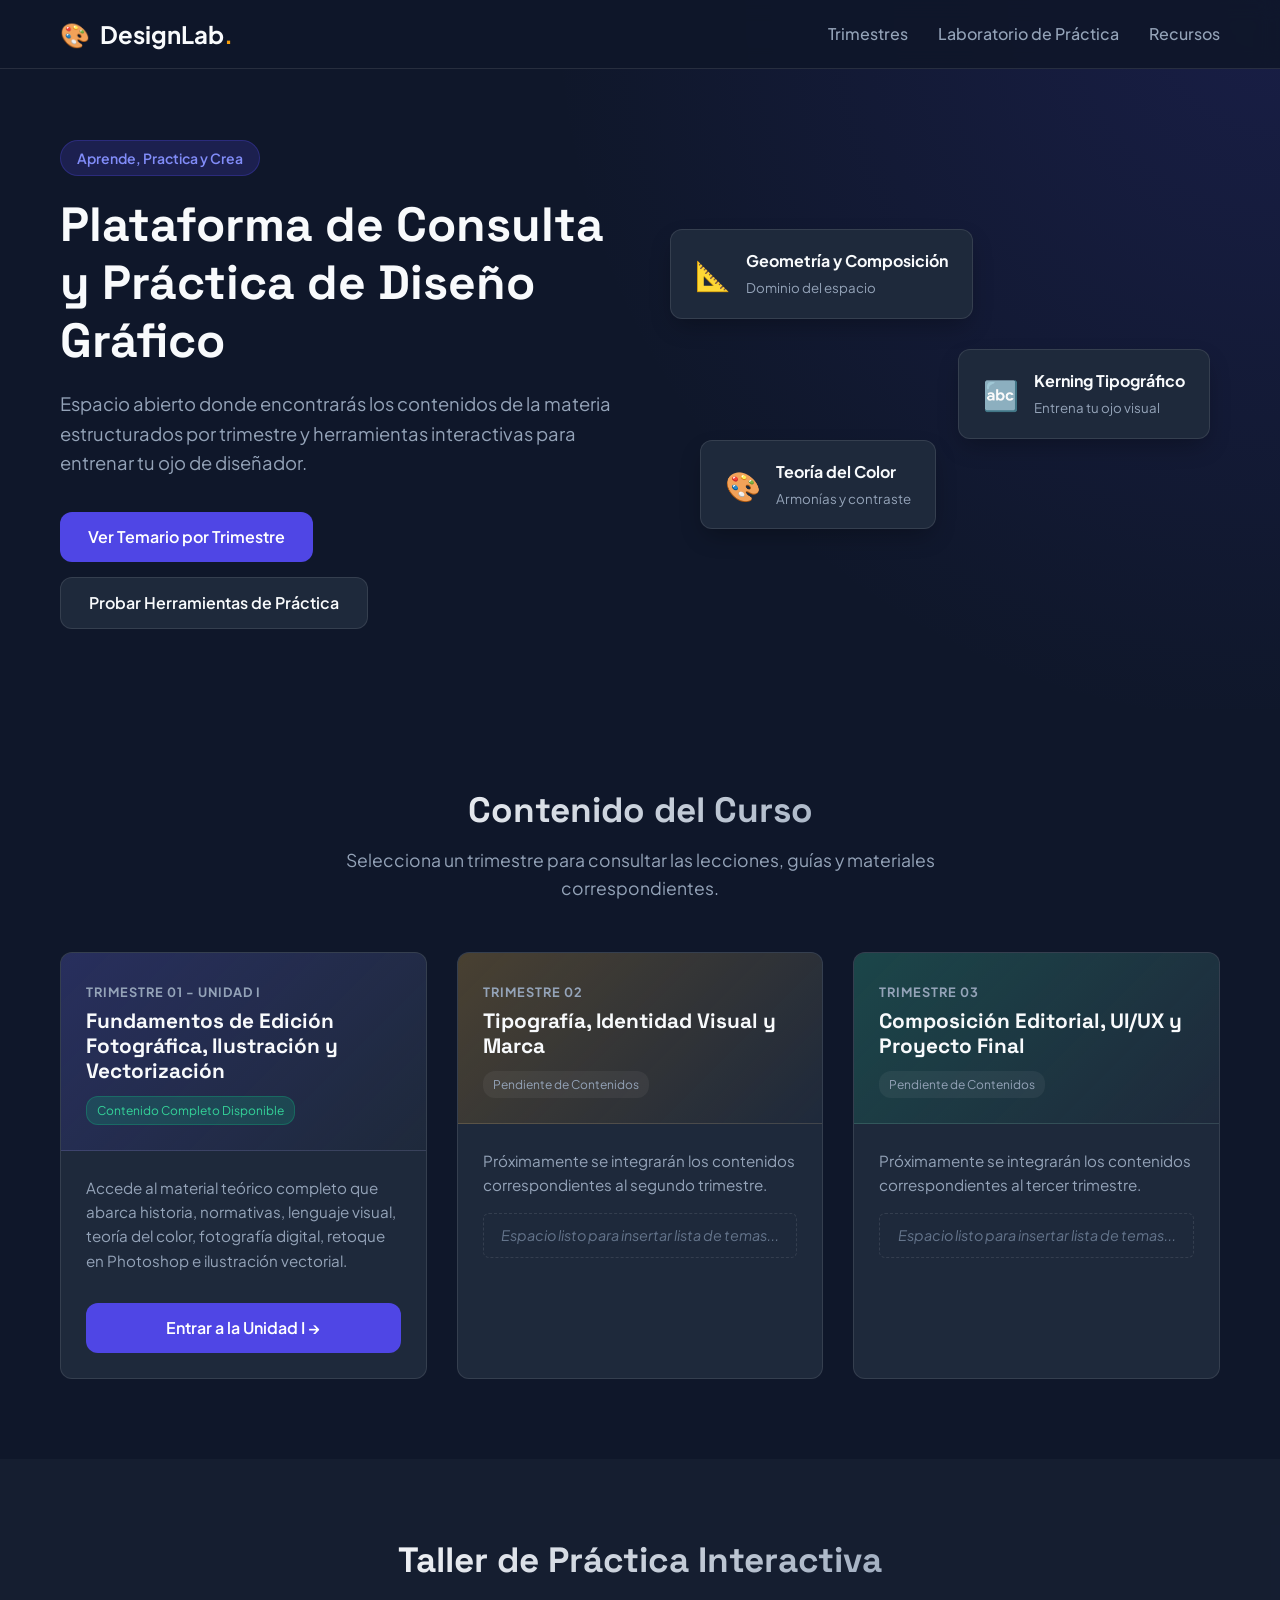
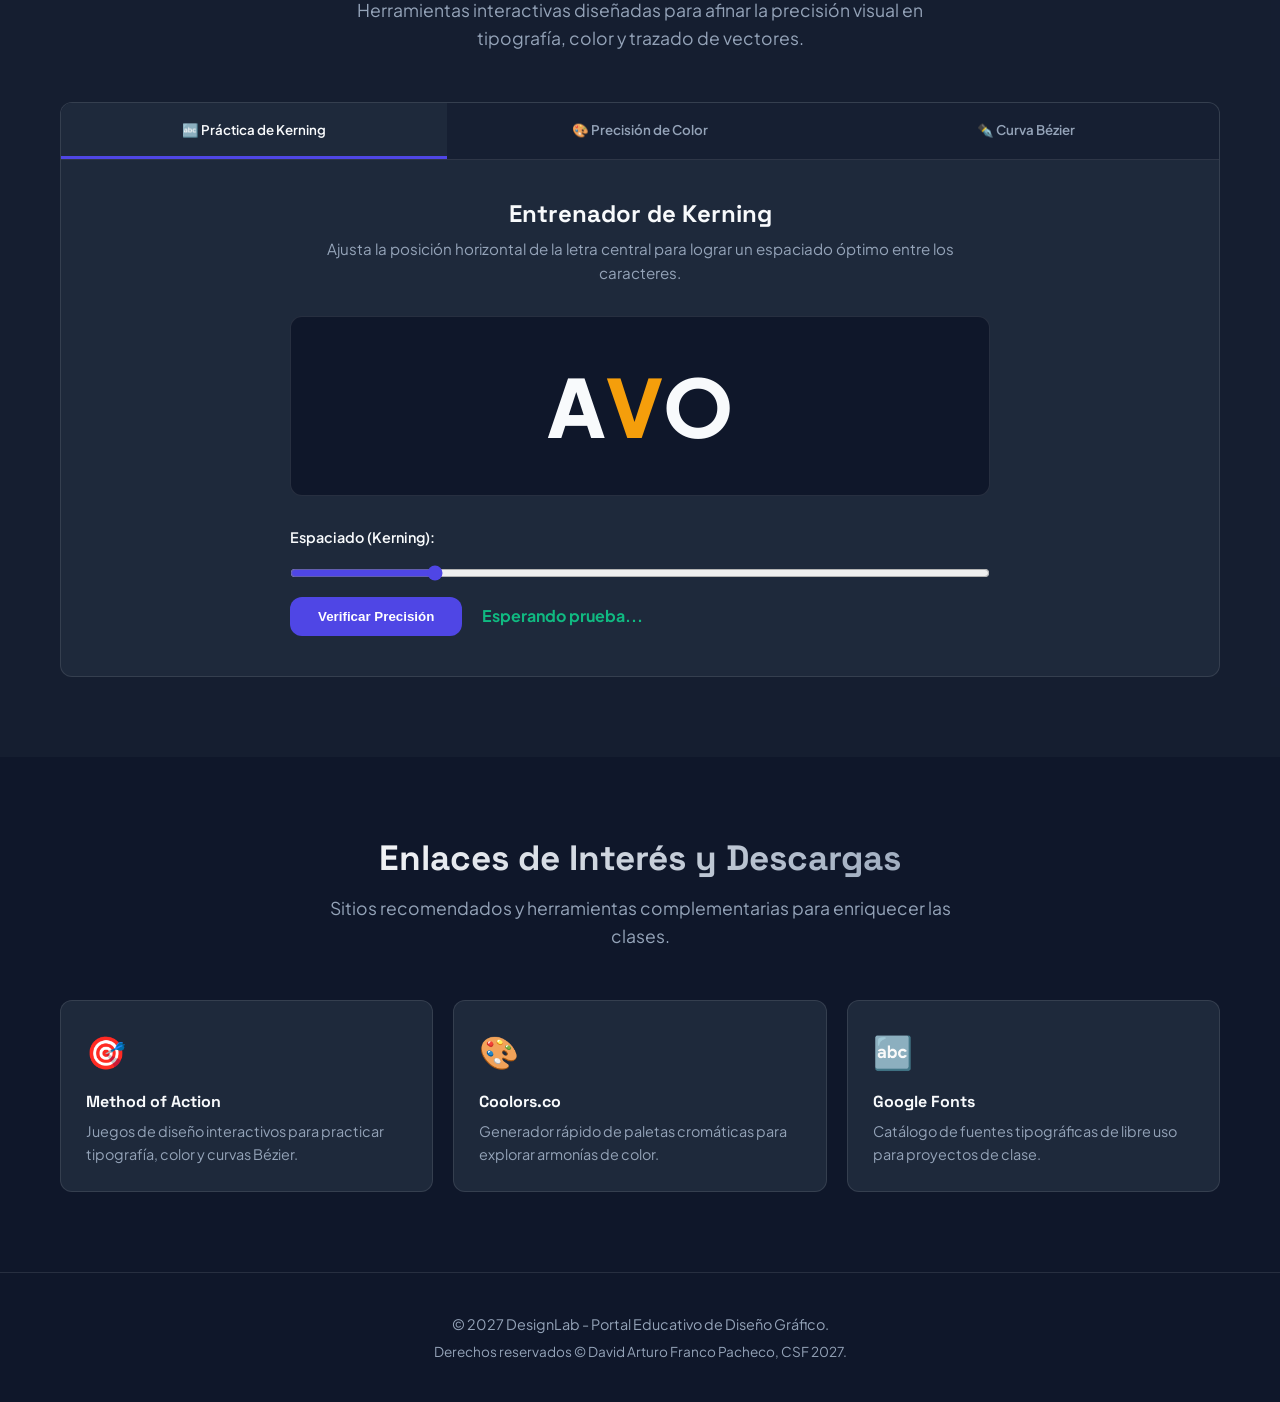
<file: index.html>
<!DOCTYPE html>
<html lang="es">
<head>
  <meta charset="UTF-8">
  <meta name="viewport" content="width=device-width, initial-scale=1.0">
  <title>Diseño Gráfico | Portal Educativo</title>
  <link rel="stylesheet" href="style.css">
  <link rel="preconnect" href="https://fonts.googleapis.com">
  <link rel="preconnect" href="https://fonts.gstatic.com" crossorigin>
  <link href="https://fonts.googleapis.com/css2?family=Plus+Jakarta+Sans:wght@400;500;600;700;800&family=Space+Grotesk:wght@600;700&display=swap" rel="stylesheet">
</head>
<body>

  <!-- Navegación -->
  <nav class="navbar">
    <div class="nav-container">
      <a href="index.html" class="logo">
        <span class="logo-icon">🎨</span>
        <span class="logo-text">DesignLab<span class="dot">.</span></span>
      </a>
      <ul class="nav-links">
        <li><a href="#trimestres">Trimestres</a></li>
        <li><a href="#herramientas">Laboratorio de Práctica</a></li>
        <li><a href="#recursos">Recursos</a></li>
      </ul>
      <button class="menu-toggle" id="menuToggle" aria-label="Abrir menú">
        <span></span><span></span><span></span>
      </button>
    </div>
  </nav>

  <!-- Hero Section -->
  <header class="hero">
    <div class="hero-container">
      <div class="hero-content">
        <span class="badge">Aprende, Practica y Crea</span>
        <h1>Plataforma de Consulta y Práctica de Diseño Gráfico</h1>
        <p>Espacio abierto donde encontrarás los contenidos de la materia estructurados por trimestre y herramientas interactivas para entrenar tu ojo de diseñador.</p>
        <div class="hero-buttons">
          <a href="#trimestres" class="btn btn-primary">Ver Temario por Trimestre</a>
          <a href="#herramientas" class="btn btn-secondary">Probar Herramientas de Práctica</a>
        </div>
      </div>
      <div class="hero-visual">
        <div class="floating-card c1">
          <span class="card-icon">📐</span>
          <div class="card-info">
            <strong>Geometría y Composición</strong>
            <small>Dominio del espacio</small>
          </div>
        </div>
        <div class="floating-card c2">
          <span class="card-icon">🔤</span>
          <div class="card-info">
            <strong>Kerning Tipográfico</strong>
            <small>Entrena tu ojo visual</small>
          </div>
        </div>
        <div class="floating-card c3">
          <span class="card-icon">🎨</span>
          <div class="card-info">
            <strong>Teoría del Color</strong>
            <small>Armonías y contraste</small>
          </div>
        </div>
      </div>
    </div>
  </header>

  <!-- Sección de Trimestres (Contenidos) -->
  <section id="trimestres" class="section trimestres-section">
    <div class="container">
      <div class="section-header">
        <h2>Contenido del Curso</h2>
        <p>Selecciona un trimestre para consultar las lecciones, guías y materiales correspondientes.</p>
      </div>

      <div class="trimestres-grid">
        <!-- Trimestre 1 / Unidad I -->
        <article class="trimestre-card" id="t1">
          <div class="card-header t1-header">
            <span class="trimestre-badge">Trimestre 01 - Unidad I</span>
            <h3>Fundamentos de Edición Fotográfica, Ilustración y Vectorización</h3>
            <span class="status-pill status-active">Contenido Completo Disponible</span>
          </div>
          <div class="card-body">
            <p>Accede al material teórico completo que abarca historia, normativas, lenguaje visual, teoría del color, fotografía digital, retoque en Photoshop e ilustración vectorial.</p>
            <a href="unidad1.html" class="btn btn-primary btn-full">Entrar a la Unidad I →</a>
          </div>
        </article>

        <!-- Trimestre 2 -->
        <article class="trimestre-card" id="t2">
          <div class="card-header t2-header">
            <span class="trimestre-badge">Trimestre 02</span>
            <h3>Tipografía, Identidad Visual y Marca</h3>
            <span class="status-pill">Pendiente de Contenidos</span>
          </div>
          <div class="card-body">
            <p>Próximamente se integrarán los contenidos correspondientes al segundo trimestre.</p>
            <ul class="topic-list">
              <li class="topic-placeholder">Espacio listo para insertar lista de temas...</li>
            </ul>
          </div>
        </article>

        <!-- Trimestre 3 -->
        <article class="trimestre-card" id="t3">
          <div class="card-header t3-header">
            <span class="trimestre-badge">Trimestre 03</span>
            <h3>Composición Editorial, UI/UX y Proyecto Final</h3>
            <span class="status-pill">Pendiente de Contenidos</span>
          </div>
          <div class="card-body">
            <p>Próximamente se integrarán los contenidos correspondientes al tercer trimestre.</p>
            <ul class="topic-list">
              <li class="topic-placeholder">Espacio listo para insertar lista de temas...</li>
            </ul>
          </div>
        </article>
      </div>
    </div>
  </section>

  <!-- Sección de Herramientas Estilo Method.ac -->
  <section id="herramientas" class="section herramientas-section">
    <div class="container">
      <div class="section-header">
        <h2>Taller de Práctica Interactiva</h2>
        <p>Herramientas interactivas diseñadas para afinar la precisión visual en tipografía, color y trazado de vectores.</p>
      </div>

      <div class="tools-container">
        <!-- Tabs de Selección de Herramienta -->
        <div class="tool-tabs">
          <button class="tab-btn active" data-tab="tab-kerning">🔤 Práctica de Kerning</button>
          <button class="tab-btn" data-tab="tab-color">🎨 Precisión de Color</button>
          <button class="tab-btn" data-tab="tab-bezier">✒️ Curva Bézier</button>
        </div>

        <!-- Herramienta 1: Kerning -->
        <div class="tool-panel active" id="tab-kerning">
          <div class="tool-wrapper">
            <div class="tool-description">
              <h3>Entrenador de Kerning</h3>
              <p>Ajusta la posición horizontal de la letra central para lograr un espaciado óptimo entre los caracteres.</p>
            </div>
            <div class="kerning-stage">
              <div class="kerning-word" id="kerningWord">
                <span class="static-letter">A</span>
                <span class="movable-letter" id="movableLetter">V</span>
                <span class="static-letter">O</span>
              </div>
            </div>
            <div class="tool-controls">
              <label for="kerningSlider">Espaciado (Kerning):</label>
              <input type="range" id="kerningSlider" min="-50" max="50" value="-30">
              <div class="action-row">
                <button class="btn btn-primary" id="btnCheckKerning">Verificar Precisión</button>
                <div class="score-display" id="kerningScore">Esperando prueba...</div>
              </div>
            </div>
          </div>
        </div>

        <!-- Herramienta 2: Igualar Color -->
        <div class="tool-panel" id="tab-color">
          <div class="tool-wrapper">
            <div class="tool-description">
              <h3>Igualador de Color (Color Matching)</h3>
              <p>Ajusta el matiz (Hue) para igualar exactamente el color objetivo que se muestra en el panel de la izquierda.</p>
            </div>
            <div class="color-stage">
              <div class="color-box">
                <span>Color Objetivo</span>
                <div class="color-swatch" id="targetColorSwatch"></div>
              </div>
              <div class="color-box">
                <span>Tu Ajuste</span>
                <div class="color-swatch" id="userColorSwatch"></div>
              </div>
            </div>
            <div class="tool-controls">
              <label for="hueSlider">Tono / Matiz (Hue):</label>
              <input type="range" id="hueSlider" min="0" max="360" value="0">
              <div class="action-row">
                <button class="btn btn-secondary" id="btnNewColor">Nuevo Color</button>
                <button class="btn btn-primary" id="btnCheckColor">Verificar Matiz</button>
                <div class="score-display" id="colorScore">Esperando prueba...</div>
              </div>
            </div>
          </div>
        </div>

        <!-- Herramienta 3: Curva Bézier -->
        <div class="tool-panel" id="tab-bezier">
          <div class="tool-wrapper">
            <div class="tool-description">
              <h3>Simulador de Curva Bézier</h3>
              <p>Arrastra los puntos de control en el lienzo canvas para hacer coincidir el trazo con la curva de referencia.</p>
            </div>
            <div class="canvas-wrapper">
              <canvas id="bezierCanvas" width="600" height="300"></canvas>
            </div>
            <div class="tool-controls">
              <div class="action-row">
                <button class="btn btn-secondary" id="btnResetBezier">Reiniciar Puntos</button>
                <button class="btn btn-primary" id="btnCheckBezier">Evaluar Trazo</button>
                <div class="score-display" id="bezierScore">Esperando trazo...</div>
              </div>
            </div>
          </div>
        </div>
      </div>
    </div>
  </section>

  <!-- Sección de Recursos Extra -->
  <section id="recursos" class="section recursos-section">
    <div class="container">
      <div class="section-header">
        <h2>Enlaces de Interés y Descargas</h2>
        <p>Sitios recomendados y herramientas complementarias para enriquecer las clases.</p>
      </div>

      <div class="recursos-grid">
        <a href="https://method.ac/" target="_blank" rel="noopener" class="recurso-card">
          <div class="recurso-icon">🎯</div>
          <h4>Method of Action</h4>
          <p>Juegos de diseño interactivos para practicar tipografía, color y curvas Bézier.</p>
        </a>
        <a href="https://coolors.co/" target="_blank" rel="noopener" class="recurso-card">
          <div class="recurso-icon">🎨</div>
          <h4>Coolors.co</h4>
          <p>Generador rápido de paletas cromáticas para explorar armonías de color.</p>
        </a>
        <a href="https://fonts.google.com/" target="_blank" rel="noopener" class="recurso-card">
          <div class="recurso-icon">🔤</div>
          <h4>Google Fonts</h4>
          <p>Catálogo de fuentes tipográficas de libre uso para proyectos de clase.</p>
        </a>
      </div>
    </div>
  </section>

  <!-- Pie de Página -->
  <footer class="footer">
    <div class="container footer-content">
      <p>&copy; 2027 DesignLab - Portal Educativo de Diseño Gráfico.</p>
      <p style="font-size: 0.85rem; color: var(--text-muted); margin-top: 5px;">
        Derechos reservados &copy; David Arturo Franco Pacheco, CSF 2027.
      </p>
    </div>
  </footer>

  <script src="script.js"></script>
</body>
</html>
</file>
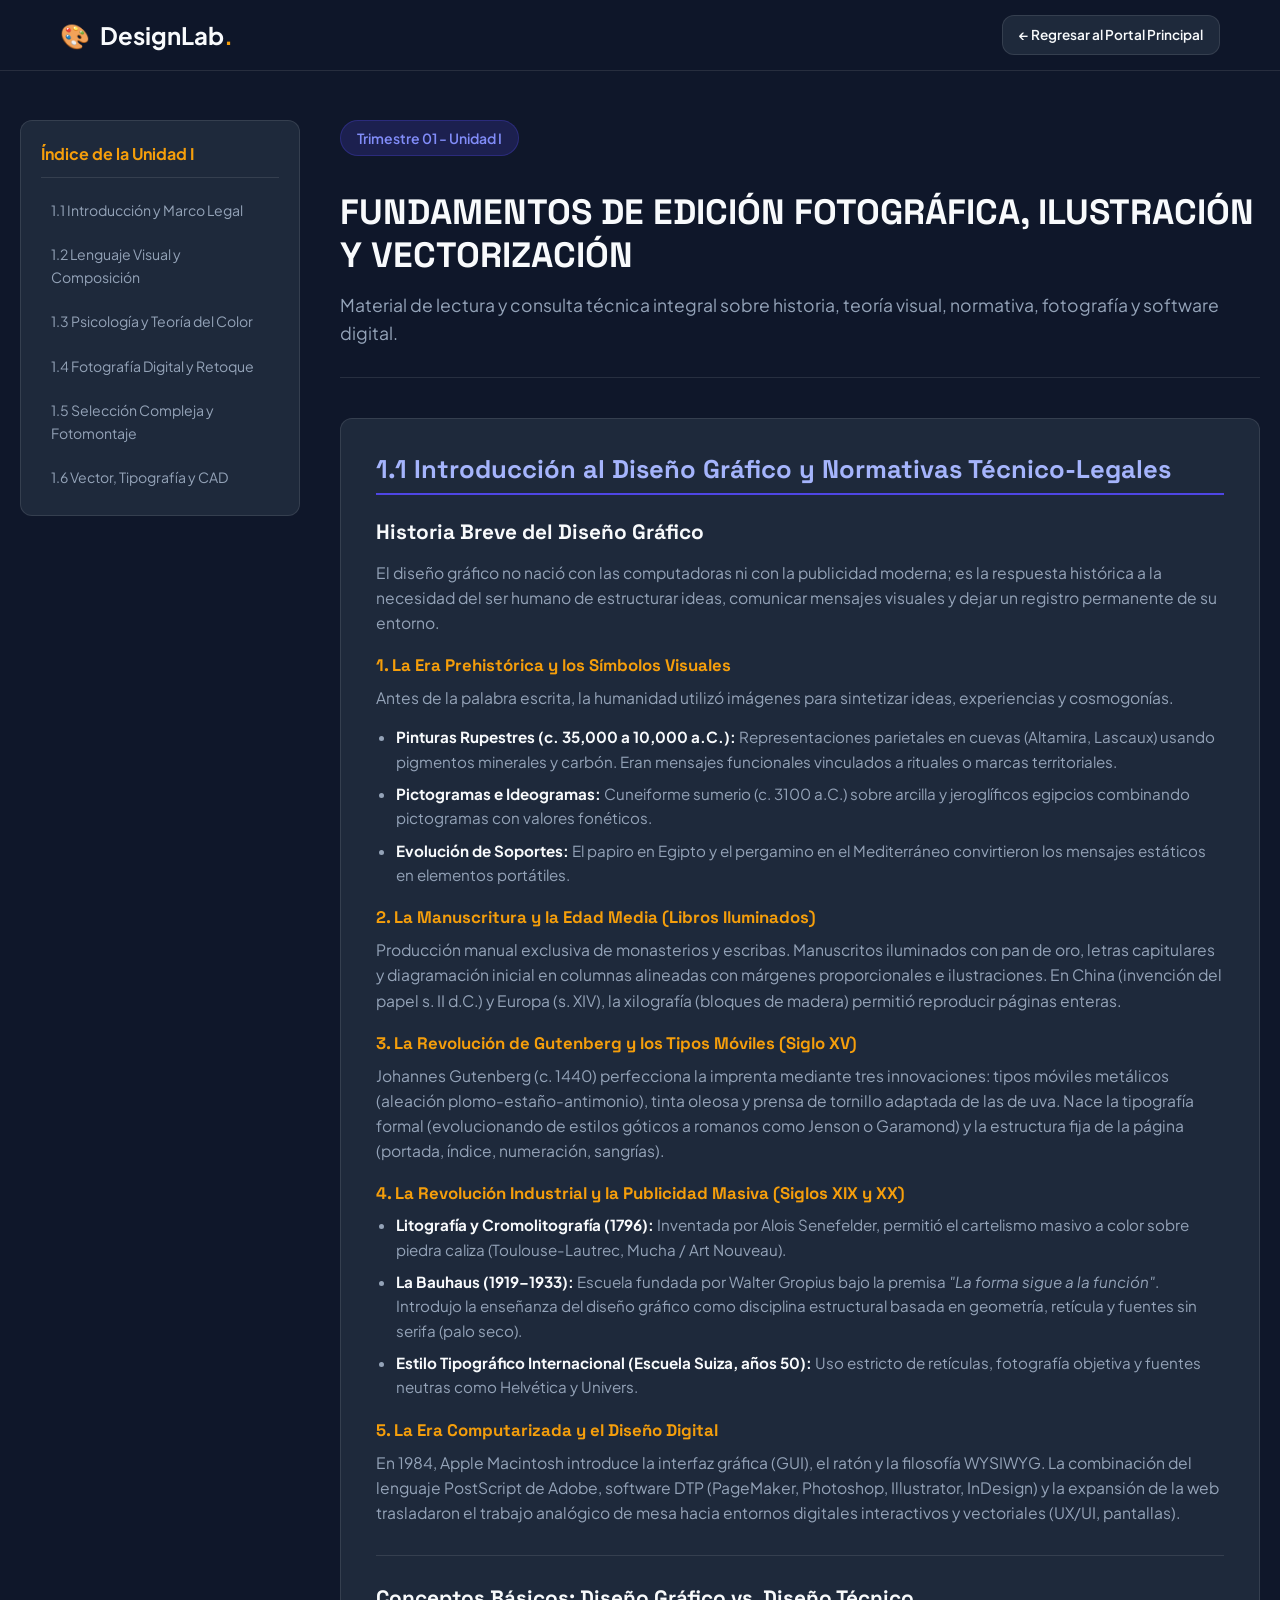
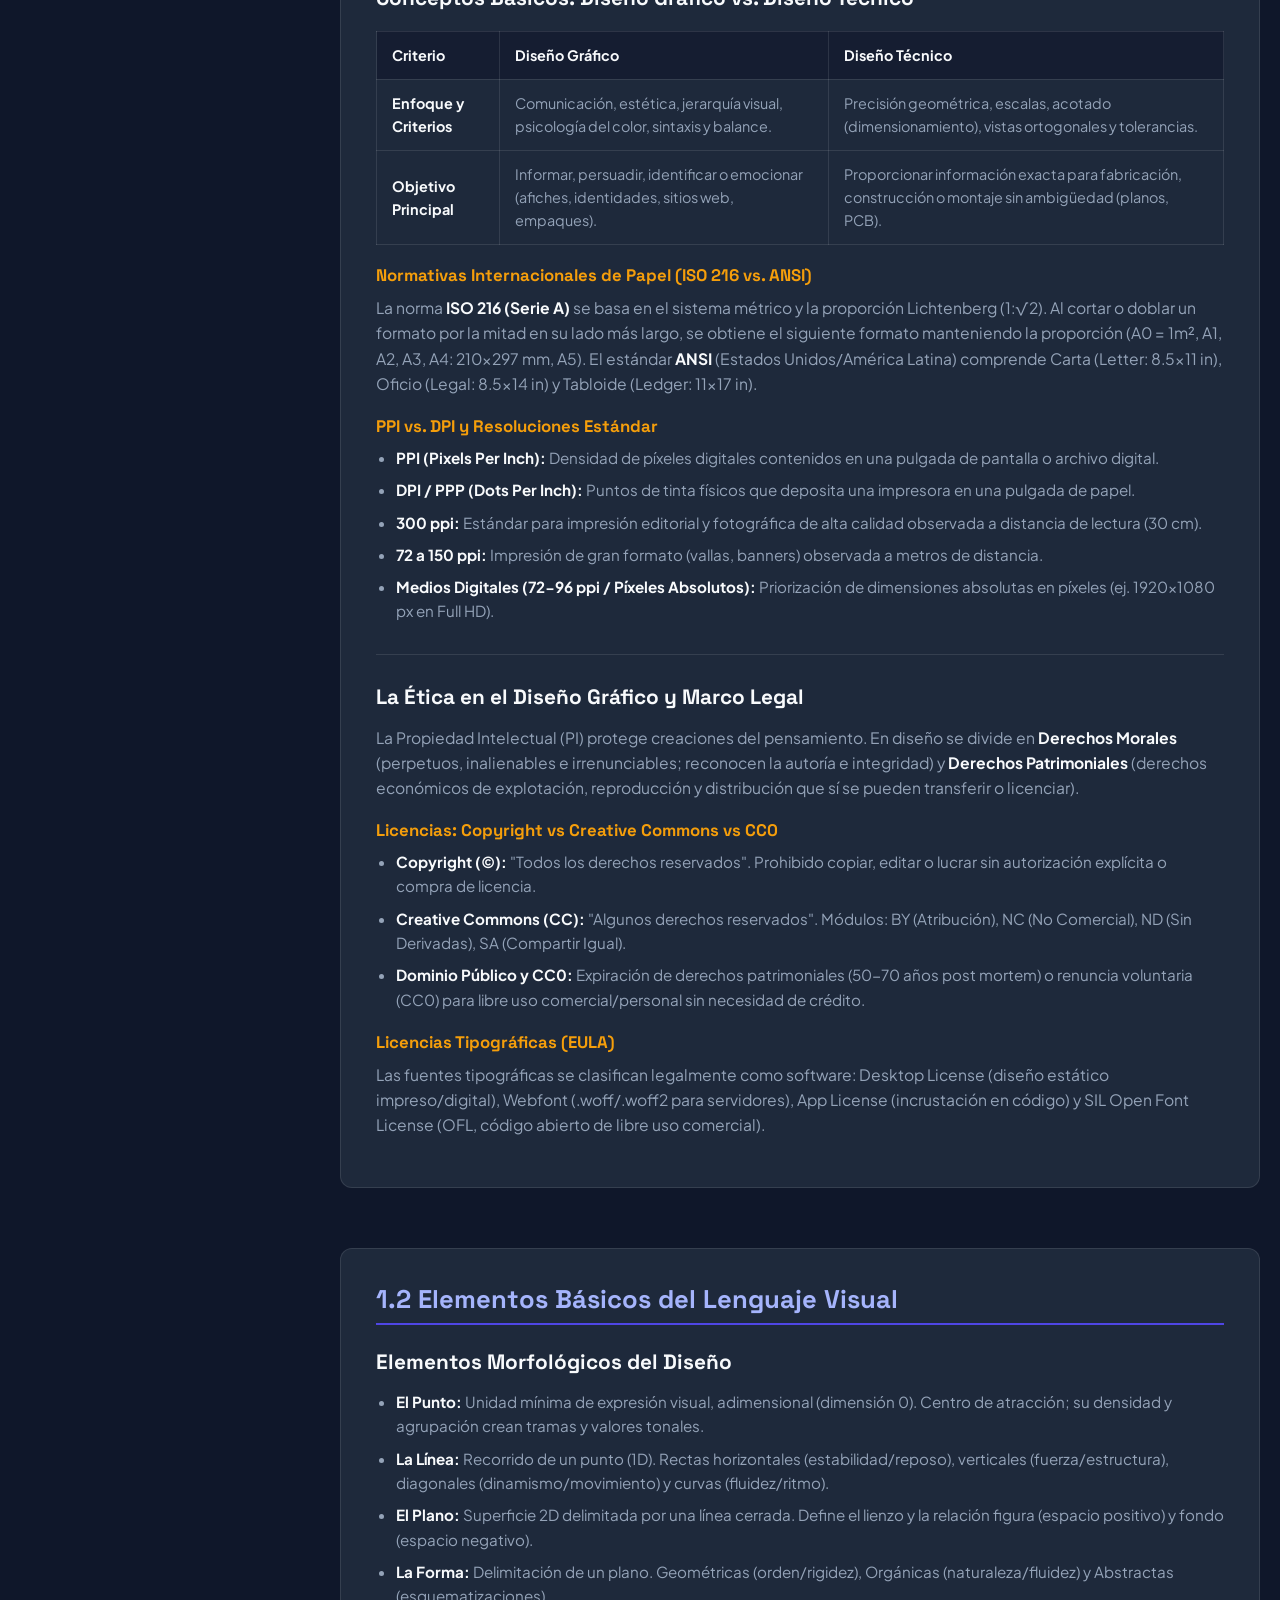
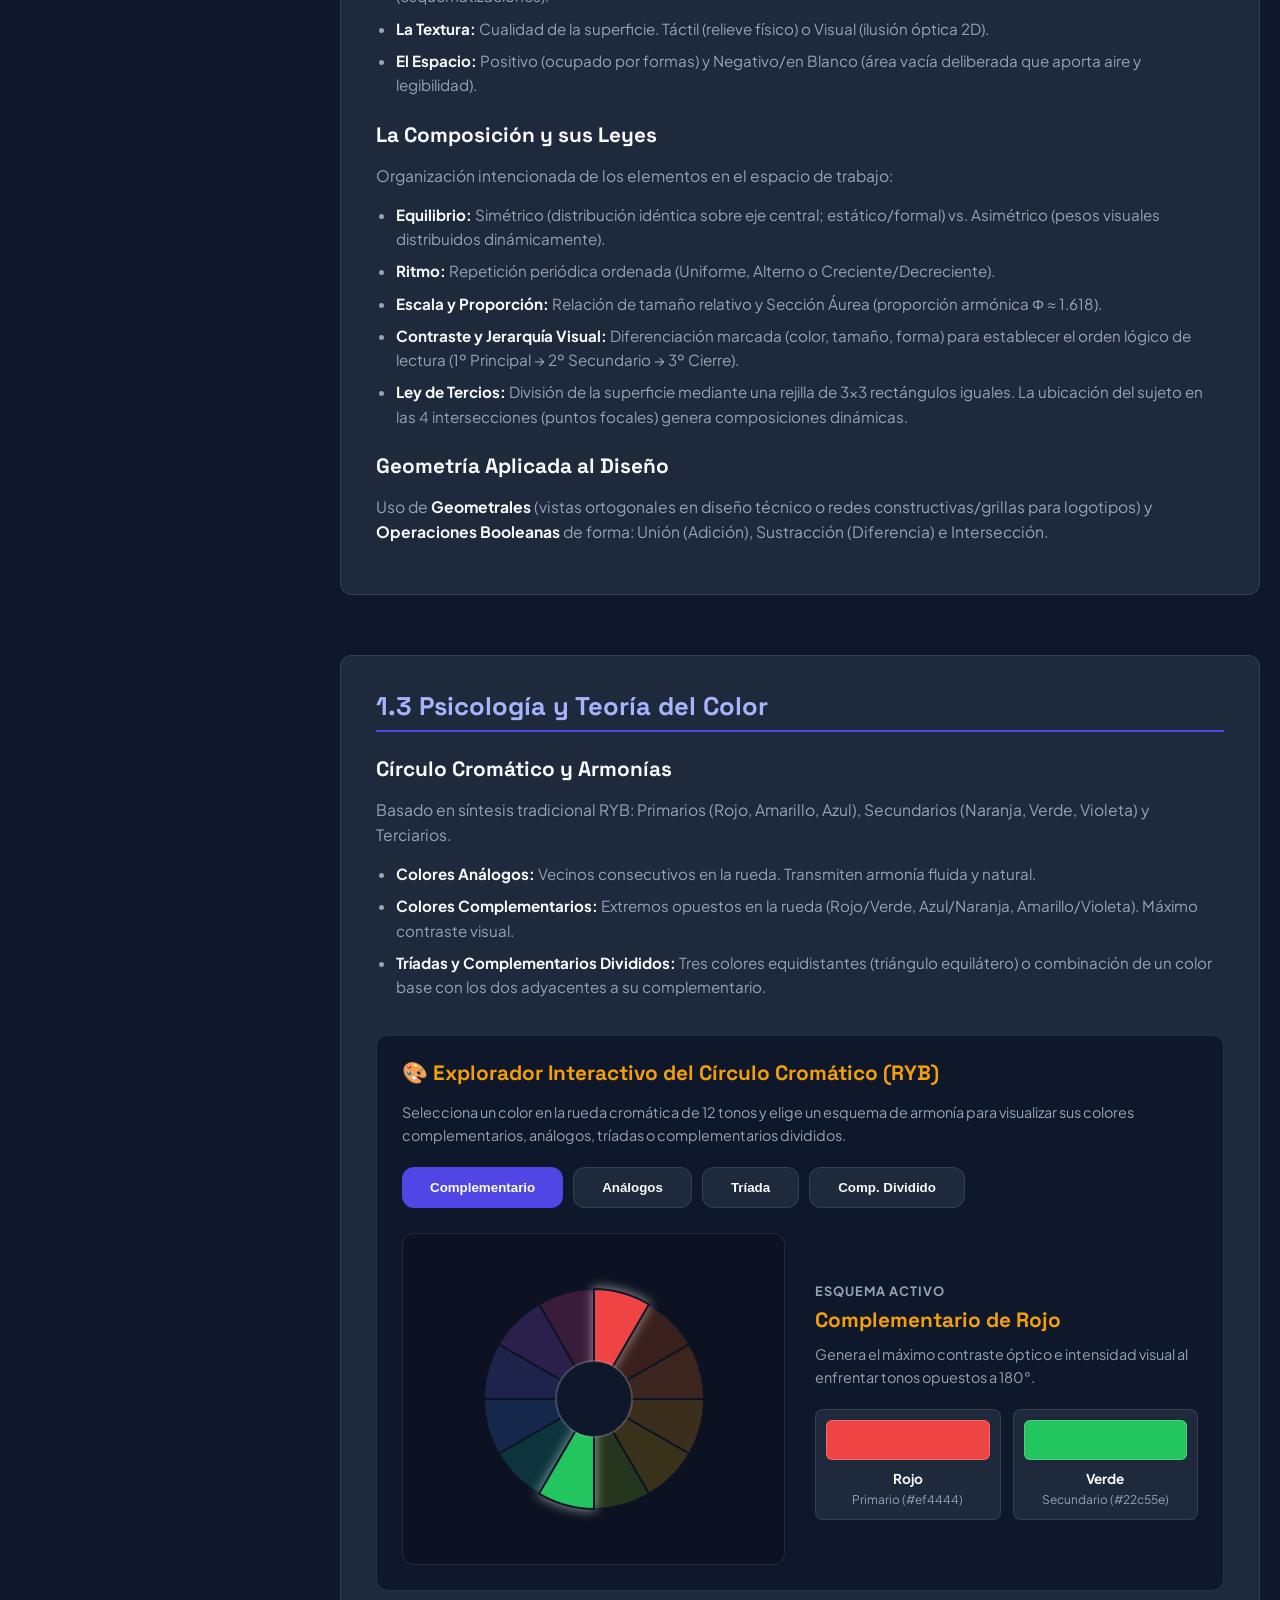
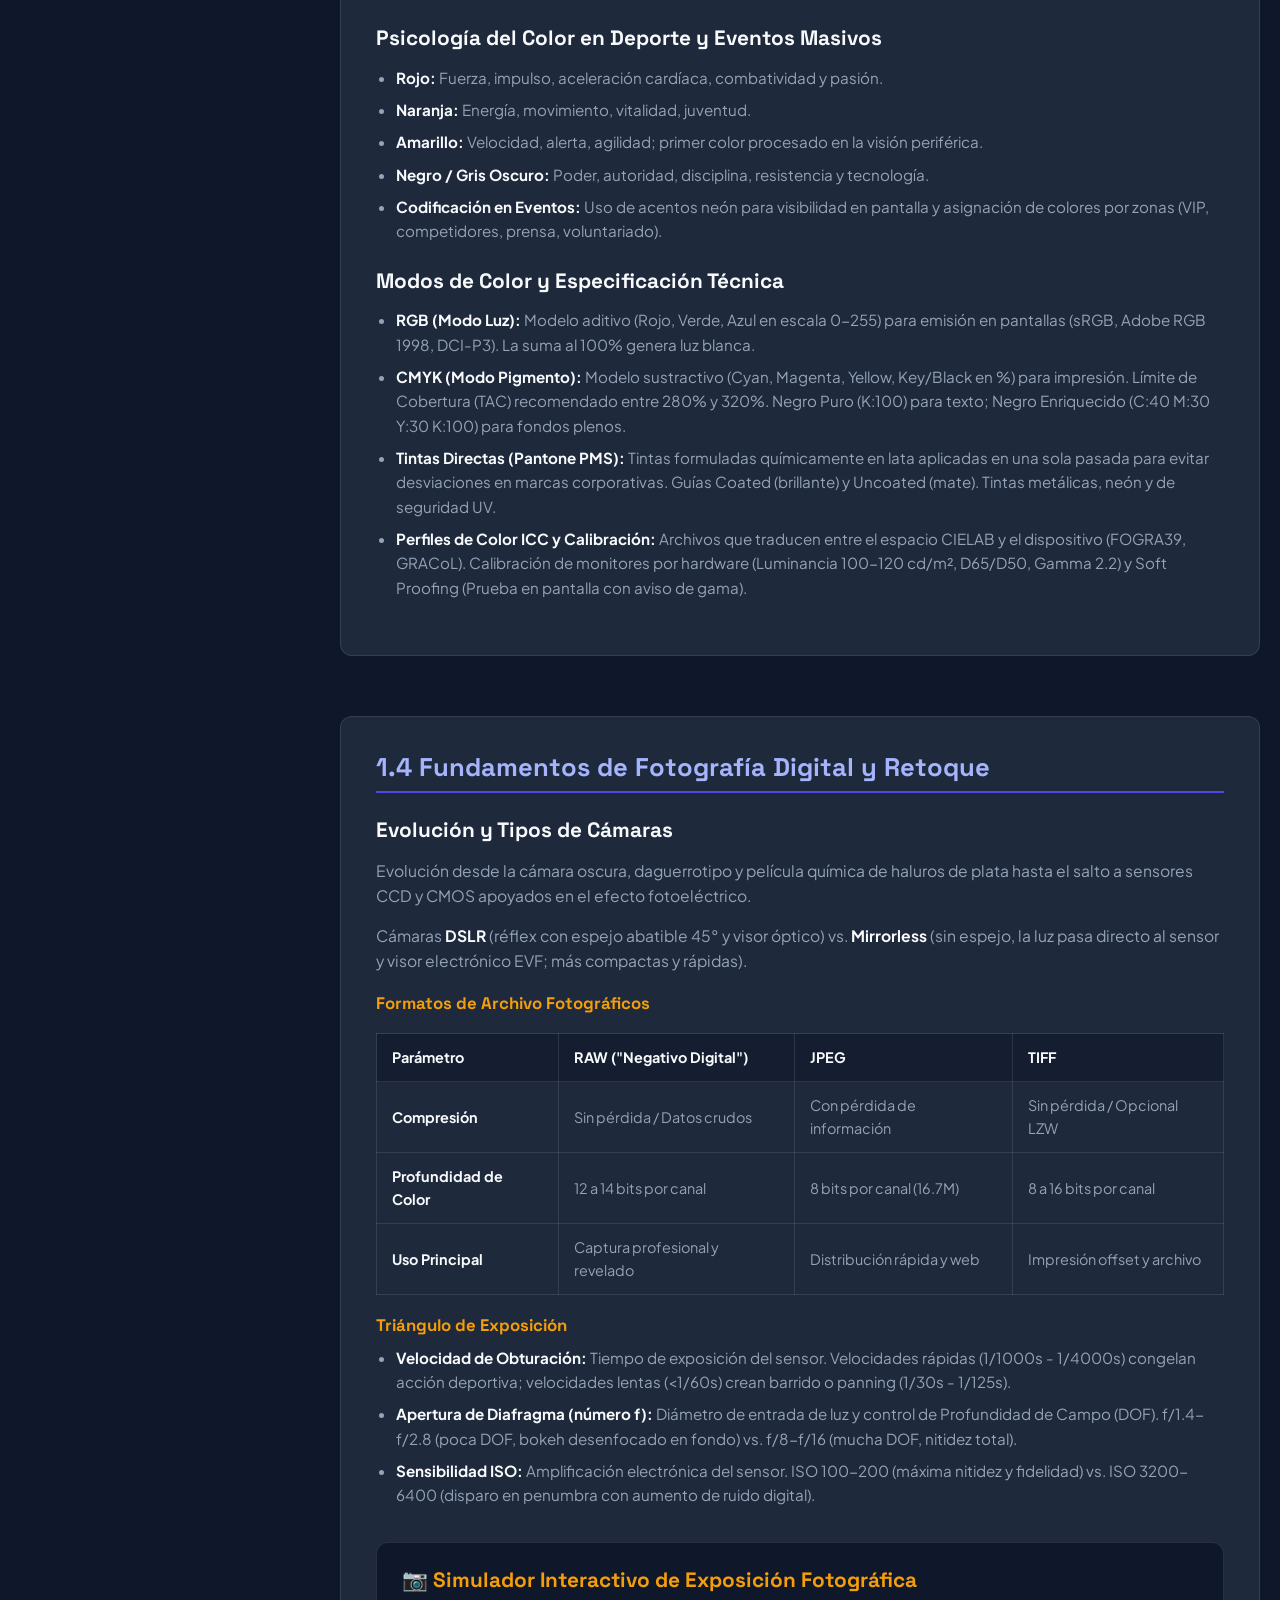
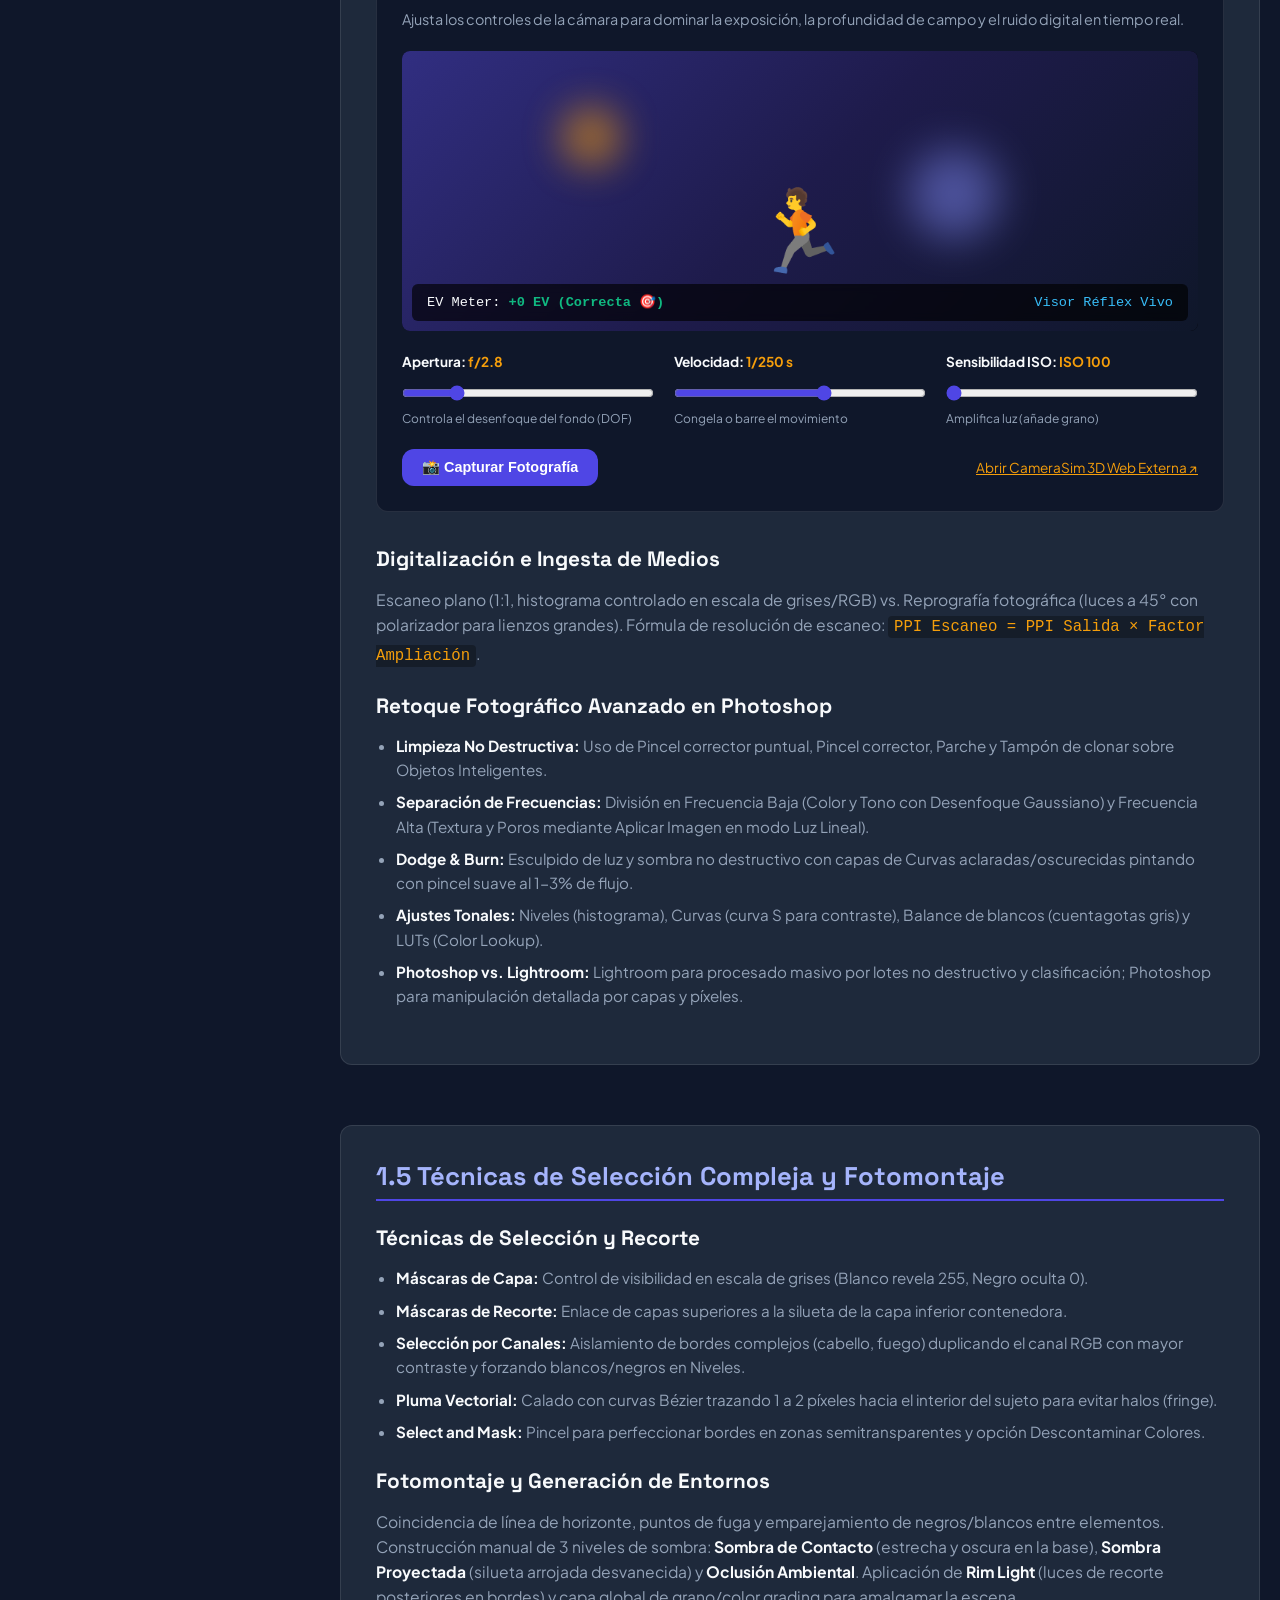
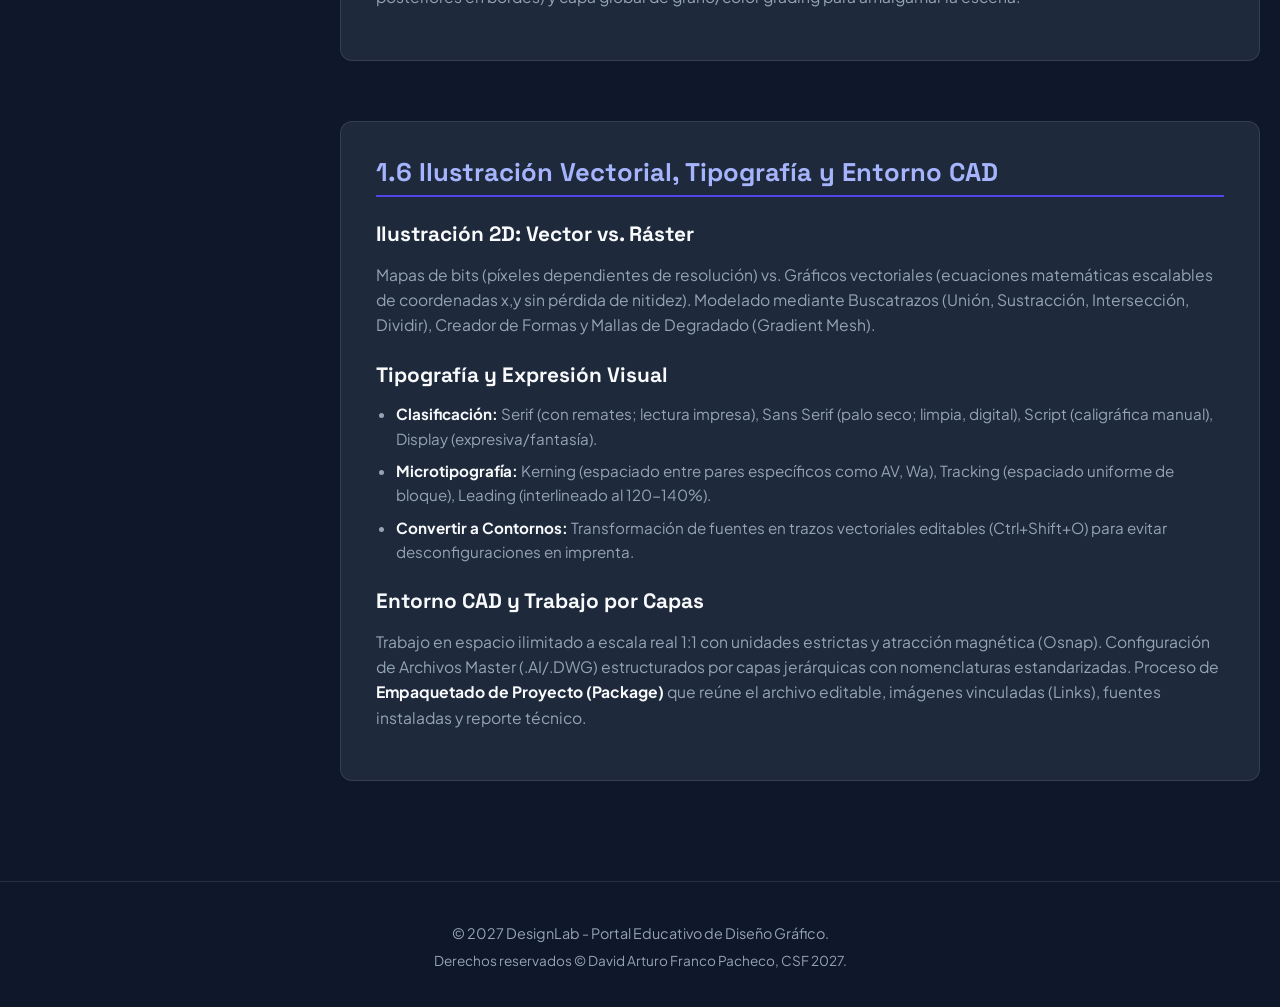
<file: unidad1.html>
<!DOCTYPE html>
<html lang="es">
<head>
  <meta charset="UTF-8">
  <meta name="viewport" content="width=device-width, initial-scale=1.0">
  <title>Unidad I: Fundamentos | DesignLab</title>
  <link rel="stylesheet" href="style.css">
  <link rel="preconnect" href="https://fonts.googleapis.com">
  <link rel="preconnect" href="https://fonts.gstatic.com" crossorigin>
  <link href="https://fonts.googleapis.com/css2?family=Plus+Jakarta+Sans:wght@400;500;600;700;800&family=Space+Grotesk:wght@600;700&display=swap" rel="stylesheet">
</head>
<body class="unit-page">

  <!-- Navegación -->
  <nav class="navbar">
    <div class="nav-container">
      <a href="index.html" class="logo">
        <span class="logo-icon">🎨</span>
        <span class="logo-text">DesignLab<span class="dot">.</span></span>
      </a>
      <a href="index.html" class="btn btn-secondary btn-sm">← Regresar al Portal Principal</a>
    </div>
  </nav>

  <div class="unit-layout">
    <!-- Sidebar de Navegación Interna Secuencial -->
    <aside class="unit-sidebar">
      <div class="sidebar-title">Índice de la Unidad I</div>
      <nav class="sidebar-nav">
        <a href="#sec-1-1">1.1 Introducción y Marco Legal</a>
        <a href="#sec-1-2">1.2 Lenguaje Visual y Composición</a>
        <a href="#sec-1-3">1.3 Psicología y Teoría del Color</a>
        <a href="#sec-1-4">1.4 Fotografía Digital y Retoque</a>
        <a href="#sec-1-5">1.5 Selección Compleja y Fotomontaje</a>
        <a href="#sec-1-6">1.6 Vector, Tipografía y CAD</a>
      </nav>
    </aside>

    <!-- Contenido Textual Íntegro -->
    <main class="unit-content">
      
      <header class="unit-header">
        <span class="badge">Trimestre 01 - Unidad I</span>
        <h1>FUNDAMENTOS DE EDICIÓN FOTOGRÁFICA, ILUSTRACIÓN Y VECTORIZACIÓN</h1>
        <p>Material de lectura y consulta técnica integral sobre historia, teoría visual, normativa, fotografía y software digital.</p>
      </header>

      <!-- MÓDULO 1.1 -->
      <section id="sec-1-1" class="content-block">
        <h2>1.1 Introducción al Diseño Gráfico y Normativas Técnico-Legales</h2>
        
        <h3>Historia Breve del Diseño Gráfico</h3>
        <p>El diseño gráfico no nació con las computadoras ni con la publicidad moderna; es la respuesta histórica a la necesidad del ser humano de estructurar ideas, comunicar mensajes visuales y dejar un registro permanente de su entorno.</p>
        
        <h4>1. La Era Prehistórica y los Símbolos Visuales</h4>
        <p>Antes de la palabra escrita, la humanidad utilizó imágenes para sintetizar ideas, experiencias y cosmogonías.</p>
        <ul>
          <li><strong>Pinturas Rupestres (c. 35,000 a 10,000 a.C.):</strong> Representaciones parietales en cuevas (Altamira, Lascaux) usando pigmentos minerales y carbón. Eran mensajes funcionales vinculados a rituales o marcas territoriales.</li>
          <li><strong>Pictogramas e Ideogramas:</strong> Cuneiforme sumerio (c. 3100 a.C.) sobre arcilla y jeroglíficos egipcios combinando pictogramas con valores fonéticos.</li>
          <li><strong>Evolución de Soportes:</strong> El papiro en Egipto y el pergamino en el Mediterráneo convirtieron los mensajes estáticos en elementos portátiles.</li>
        </ul>

        <h4>2. La Manuscritura y la Edad Media (Libros Iluminados)</h4>
        <p>Producción manual exclusiva de monasterios y escribas. Manuscritos iluminados con pan de oro, letras capitulares y diagramación inicial en columnas alineadas con márgenes proporcionales e ilustraciones. En China (invención del papel s. II d.C.) y Europa (s. XIV), la xilografía (bloques de madera) permitió reproducir páginas enteras.</p>

        <h4>3. La Revolución de Gutenberg y los Tipos Móviles (Siglo XV)</h4>
        <p>Johannes Gutenberg (c. 1440) perfecciona la imprenta mediante tres innovaciones: tipos móviles metálicos (aleación plomo-estaño-antimonio), tinta oleosa y prensa de tornillo adaptada de las de uva. Nace la tipografía formal (evolucionando de estilos góticos a romanos como Jenson o Garamond) y la estructura fija de la página (portada, índice, numeración, sangrías).</p>

        <h4>4. La Revolución Industrial y la Publicidad Masiva (Siglos XIX y XX)</h4>
        <ul>
          <li><strong>Litografía y Cromolitografía (1796):</strong> Inventada por Alois Senefelder, permitió el cartelismo masivo a color sobre piedra caliza (Toulouse-Lautrec, Mucha / Art Nouveau).</li>
          <li><strong>La Bauhaus (1919–1933):</strong> Escuela fundada por Walter Gropius bajo la premisa <em>"La forma sigue a la función"</em>. Introdujo la enseñanza del diseño gráfico como disciplina estructural basada en geometría, retícula y fuentes sin serifa (palo seco).</li>
          <li><strong>Estilo Tipográfico Internacional (Escuela Suiza, años 50):</strong> Uso estricto de retículas, fotografía objetiva y fuentes neutras como Helvética y Univers.</li>
        </ul>

        <h4>5. La Era Computarizada y el Diseño Digital</h4>
        <p>En 1984, Apple Macintosh introduce la interfaz gráfica (GUI), el ratón y la filosofía WYSIWYG. La combinación del lenguaje PostScript de Adobe, software DTP (PageMaker, Photoshop, Illustrator, InDesign) y la expansión de la web trasladaron el trabajo analógico de mesa hacia entornos digitales interactivos y vectoriales (UX/UI, pantallas).</p>

        <hr>

        <h3>Conceptos Básicos: Diseño Gráfico vs. Diseño Técnico</h3>
        <div class="table-wrapper">
          <table>
            <thead>
              <tr>
                <th>Criterio</th>
                <th>Diseño Gráfico</th>
                <th>Diseño Técnico</th>
              </tr>
            </thead>
            <tbody>
              <tr>
                <td><strong>Enfoque y Criterios</strong></td>
                <td>Comunicación, estética, jerarquía visual, psicología del color, sintaxis y balance.</td>
                <td>Precisión geométrica, escalas, acotado (dimensionamiento), vistas ortogonales y tolerancias.</td>
              </tr>
              <tr>
                <td><strong>Objetivo Principal</strong></td>
                <td>Informar, persuadir, identificar o emocionar (afiches, identidades, sitios web, empaques).</td>
                <td>Proporcionar información exacta para fabricación, construcción o montaje sin ambigüedad (planos, PCB).</td>
              </tr>
            </tbody>
          </table>
        </div>

        <h4>Normativas Internacionales de Papel (ISO 216 vs. ANSI)</h4>
        <p>La norma <strong>ISO 216 (Serie A)</strong> se basa en el sistema métrico y la proporción Lichtenberg (1:√2). Al cortar o doblar un formato por la mitad en su lado más largo, se obtiene el siguiente formato manteniendo la proporción (A0 = 1m², A1, A2, A3, A4: 210×297 mm, A5). El estándar <strong>ANSI</strong> (Estados Unidos/América Latina) comprende Carta (Letter: 8.5×11 in), Oficio (Legal: 8.5×14 in) y Tabloide (Ledger: 11×17 in).</p>

        <h4>PPI vs. DPI y Resoluciones Estándar</h4>
        <ul>
          <li><strong>PPI (Pixels Per Inch):</strong> Densidad de píxeles digitales contenidos en una pulgada de pantalla o archivo digital.</li>
          <li><strong>DPI / PPP (Dots Per Inch):</strong> Puntos de tinta físicos que deposita una impresora en una pulgada de papel.</li>
          <li><strong>300 ppi:</strong> Estándar para impresión editorial y fotográfica de alta calidad observada a distancia de lectura (30 cm).</li>
          <li><strong>72 a 150 ppi:</strong> Impresión de gran formato (vallas, banners) observada a metros de distancia.</li>
          <li><strong>Medios Digitales (72-96 ppi / Píxeles Absolutos):</strong> Priorización de dimensiones absolutas en píxeles (ej. 1920×1080 px en Full HD).</li>
        </ul>

        <hr>

        <h3>La Ética en el Diseño Gráfico y Marco Legal</h3>
        <p>La Propiedad Intelectual (PI) protege creaciones del pensamiento. En diseño se divide en <strong>Derechos Morales</strong> (perpetuos, inalienables e irrenunciables; reconocen la autoría e integridad) y <strong>Derechos Patrimoniales</strong> (derechos económicos de explotación, reproducción y distribución que sí se pueden transferir o licenciar).</p>
        
        <h4>Licencias: Copyright vs Creative Commons vs CC0</h4>
        <ul>
          <li><strong>Copyright (©):</strong> "Todos los derechos reservados". Prohibido copiar, editar o lucrar sin autorización explícita o compra de licencia.</li>
          <li><strong>Creative Commons (CC):</strong> "Algunos derechos reservados". Módulos: BY (Atribución), NC (No Comercial), ND (Sin Derivadas), SA (Compartir Igual).</li>
          <li><strong>Dominio Público y CC0:</strong> Expiración de derechos patrimoniales (50-70 años post mortem) o renuncia voluntaria (CC0) para libre uso comercial/personal sin necesidad de crédito.</li>
        </ul>

        <h4>Licencias Tipográficas (EULA)</h4>
        <p>Las fuentes tipográficas se clasifican legalmente como software: Desktop License (diseño estático impreso/digital), Webfont (.woff/.woff2 para servidores), App License (incrustación en código) y SIL Open Font License (OFL, código abierto de libre uso comercial).</p>
      </section>

      <!-- MÓDULO 1.2 -->
      <section id="sec-1-2" class="content-block">
        <h2>1.2 Elementos Básicos del Lenguaje Visual</h2>
        
        <h3>Elementos Morfológicos del Diseño</h3>
        <ul>
          <li><strong>El Punto:</strong> Unidad mínima de expresión visual, adimensional (dimensión 0). Centro de atracción; su densidad y agrupación crean tramas y valores tonales.</li>
          <li><strong>La Línea:</strong> Recorrido de un punto (1D). Rectas horizontales (estabilidad/reposo), verticales (fuerza/estructura), diagonales (dinamismo/movimiento) y curvas (fluidez/ritmo).</li>
          <li><strong>El Plano:</strong> Superficie 2D delimitada por una línea cerrada. Define el lienzo y la relación figura (espacio positivo) y fondo (espacio negativo).</li>
          <li><strong>La Forma:</strong> Delimitación de un plano. Geométricas (orden/rigidez), Orgánicas (naturaleza/fluidez) y Abstractas (esquematizaciones).</li>
          <li><strong>La Textura:</strong> Cualidad de la superficie. Táctil (relieve físico) o Visual (ilusión óptica 2D).</li>
          <li><strong>El Espacio:</strong> Positivo (ocupado por formas) y Negativo/en Blanco (área vacía deliberada que aporta aire y legibilidad).</li>
        </ul>

        <h3>La Composición y sus Leyes</h3>
        <p>Organización intencionada de los elementos en el espacio de trabajo:</p>
        <ul>
          <li><strong>Equilibrio:</strong> Simétrico (distribución idéntica sobre eje central; estático/formal) vs. Asimétrico (pesos visuales distribuidos dinámicamente).</li>
          <li><strong>Ritmo:</strong> Repetición periódica ordenada (Uniforme, Alterno o Creciente/Decreciente).</li>
          <li><strong>Escala y Proporción:</strong> Relación de tamaño relativo y Sección Áurea (proporción armónica Φ ≈ 1.618).</li>
          <li><strong>Contraste y Jerarquía Visual:</strong> Diferenciación marcada (color, tamaño, forma) para establecer el orden lógico de lectura (1º Principal → 2º Secundario → 3º Cierre).</li>
          <li><strong>Ley de Tercios:</strong> División de la superficie mediante una rejilla de 3×3 rectángulos iguales. La ubicación del sujeto en las 4 intersecciones (puntos focales) genera composiciones dinámicas.</li>
        </ul>

        <h3>Geometría Aplicada al Diseño</h3>
        <p>Uso de <strong>Geometrales</strong> (vistas ortogonales en diseño técnico o redes constructivas/grillas para logotipos) y <strong>Operaciones Booleanas</strong> de forma: Unión (Adición), Sustracción (Diferencia) e Intersección.</p>
      </section>

      <!-- MÓDULO 1.3 -->
      <section id="sec-1-3" class="content-block">
        <h2>1.3 Psicología y Teoría del Color</h2>
        
        <h3>Círculo Cromático y Armonías</h3>
        <p>Basado en síntesis tradicional RYB: Primarios (Rojo, Amarillo, Azul), Secundarios (Naranja, Verde, Violeta) y Terciarios.</p>
        <ul>
          <li><strong>Colores Análogos:</strong> Vecinos consecutivos en la rueda. Transmiten armonía fluida y natural.</li>
          <li><strong>Colores Complementarios:</strong> Extremos opuestos en la rueda (Rojo/Verde, Azul/Naranja, Amarillo/Violeta). Máximo contraste visual.</li>
          <li><strong>Tríadas y Complementarios Divididos:</strong> Tres colores equidistantes (triángulo equilátero) o combinación de un color base con los dos adyacentes a su complementario.</li>
        </ul>

        <!-- EXPLORADOR CÍRCULO CROMÁTICO INTERACTIVO -->
        <div class="color-wheel-wrapper" style="margin: 35px 0; background: var(--bg-main); border: 1px solid var(--border-color); border-radius: var(--radius); padding: 25px;">
          <h3 style="margin-top:0; color: var(--secondary);">🎨 Explorador Interactivo del Círculo Cromático (RYB)</h3>
          <p style="font-size:0.9rem; color:var(--text-muted); margin-bottom:20px;">
            Selecciona un color en la rueda cromática de 12 tonos y elige un esquema de armonía para visualizar sus colores complementarios, análogos, tríadas o complementarios divididos.
          </p>

          <!-- Botones de Armonías -->
          <div class="harmony-buttons-group" style="display: flex; gap: 10px; flex-wrap: wrap; margin-bottom: 25px;">
            <button type="button" class="btn btn-primary harmony-btn active" data-harmony="complementary">Complementario</button>
            <button type="button" class="btn btn-secondary harmony-btn" data-harmony="analogous">Análogos</button>
            <button type="button" class="btn btn-secondary harmony-btn" data-harmony="triadic">Tríada</button>
            <button type="button" class="btn btn-secondary harmony-btn" data-harmony="split">Comp. Dividido</button>
          </div>

          <!-- Contenedor Principal: Rueda + Panel Informativo -->
          <div style="display: grid; grid-template-columns: repeat(auto-fit, minmax(280px, 1fr)); gap: 30px; align-items: center;">
            
            <!-- Lado Izquierdo: SVG de la Rueda pre-renderizado -->
            <div style="display: flex; justify-content: center; align-items: center; background: rgba(0,0,0,0.2); padding: 15px; border-radius: var(--radius); border: 1px solid var(--border-color);">
              <svg id="wheelSvg" width="300" height="300" viewBox="0 0 300 300" style="max-width: 100%; height: auto; display: block; cursor: pointer;">
                <g id="wheelSlices">
                  <!-- Rebanadas continuas exactas (30° cada una) -->
                  <path class="wheel-slice" data-index="0" d="M 150 150 L 150 40 A 110 110 0 0 1 205 55.36 Z" fill="#ef4444" stroke="#0f172a" stroke-width="2"/>
                  <path class="wheel-slice" data-index="1" d="M 150 150 L 205 55.36 A 110 110 0 0 1 245.26 95.26 Z" fill="#ea580c" stroke="#0f172a" stroke-width="2"/>
                  <path class="wheel-slice" data-index="2" d="M 150 150 L 245.26 95.26 A 110 110 0 0 1 260 150 Z" fill="#f97316" stroke="#0f172a" stroke-width="2"/>
                  <path class="wheel-slice" data-index="3" d="M 150 150 L 260 150 A 110 110 0 0 1 245.26 204.74 Z" fill="#f59e0b" stroke="#0f172a" stroke-width="2"/>
                  <path class="wheel-slice" data-index="4" d="M 150 150 L 245.26 204.74 A 110 110 0 0 1 205 244.64 Z" fill="#eab308" stroke="#0f172a" stroke-width="2"/>
                  <path class="wheel-slice" data-index="5" d="M 150 150 L 205 244.64 A 110 110 0 0 1 150 260 Z" fill="#84cc16" stroke="#0f172a" stroke-width="2"/>
                  <path class="wheel-slice" data-index="6" d="M 150 150 L 150 260 A 110 110 0 0 1 95 244.64 Z" fill="#22c55e" stroke="#0f172a" stroke-width="2"/>
                  <path class="wheel-slice" data-index="7" d="M 150 150 L 95 244.64 A 110 110 0 0 1 54.74 204.74 Z" fill="#14b8a6" stroke="#0f172a" stroke-width="2"/>
                  <path class="wheel-slice" data-index="8" d="M 150 150 L 54.74 204.74 A 110 110 0 0 1 40 150 Z" fill="#3b82f6" stroke="#0f172a" stroke-width="2"/>
                  <path class="wheel-slice" data-index="9" d="M 150 150 L 40 150 A 110 110 0 0 1 54.74 95.26 Z" fill="#6366f1" stroke="#0f172a" stroke-width="2"/>
                  <path class="wheel-slice" data-index="10" d="M 150 150 L 54.74 95.26 A 110 110 0 0 1 95 55.36 Z" fill="#a855f7" stroke="#0f172a" stroke-width="2"/>
                  <path class="wheel-slice" data-index="11" d="M 150 150 L 95 55.36 A 110 110 0 0 1 150 40 Z" fill="#ec4899" stroke="#0f172a" stroke-width="2"/>
                </g>
                <!-- Centro decorativo -->
                <circle cx="150" cy="150" r="38" fill="#0f172a" stroke="rgba(255,255,255,0.2)" stroke-width="2"/>
              </svg>
            </div>

            <!-- Lado Derecho: Explicación y Tarjetas de Colores -->
            <div>
              <span style="font-size: 0.8rem; font-weight: 700; text-transform: uppercase; letter-spacing: 1px; color: var(--text-muted);">ESQUEMA ACTIVO</span>
              <h4 id="harmonyTitle" style="font-size: 1.3rem; color: var(--secondary); margin: 5px 0 10px 0;">Color Complementario</h4>
              <p id="harmonyDesc" style="font-size: 0.9rem; color: var(--text-muted); margin-bottom: 20px;">
                Genera el máximo contraste óptico e intensidad visual al enfrentar tonos opuestos a 180°.
              </p>

              <div id="harmonySwatches" style="display: flex; gap: 12px; flex-wrap: wrap;">
                <!-- Muestras generadas con JS -->
              </div>
            </div>

          </div>
        </div>

        <h3>Psicología del Color en Deporte y Eventos Masivos</h3>
        <ul>
          <li><strong>Rojo:</strong> Fuerza, impulso, aceleración cardíaca, combatividad y pasión.</li>
          <li><strong>Naranja:</strong> Energía, movimiento, vitalidad, juventud.</li>
          <li><strong>Amarillo:</strong> Velocidad, alerta, agilidad; primer color procesado en la visión periférica.</li>
          <li><strong>Negro / Gris Oscuro:</strong> Poder, autoridad, disciplina, resistencia y tecnología.</li>
          <li><strong>Codificación en Eventos:</strong> Uso de acentos neón para visibilidad en pantalla y asignación de colores por zonas (VIP, competidores, prensa, voluntariado).</li>
        </ul>

        <h3>Modos de Color y Especificación Técnica</h3>
        <ul>
          <li><strong>RGB (Modo Luz):</strong> Modelo aditivo (Rojo, Verde, Azul en escala 0-255) para emisión en pantallas (sRGB, Adobe RGB 1998, DCI-P3). La suma al 100% genera luz blanca.</li>
          <li><strong>CMYK (Modo Pigmento):</strong> Modelo sustractivo (Cyan, Magenta, Yellow, Key/Black en %) para impresión. Límite de Cobertura (TAC) recomendado entre 280% y 320%. Negro Puro (K:100) para texto; Negro Enriquecido (C:40 M:30 Y:30 K:100) para fondos plenos.</li>
          <li><strong>Tintas Directas (Pantone PMS):</strong> Tintas formuladas químicamente en lata aplicadas en una sola pasada para evitar desviaciones en marcas corporativas. Guías Coated (brillante) y Uncoated (mate). Tintas metálicas, neón y de seguridad UV.</li>
          <li><strong>Perfiles de Color ICC y Calibración:</strong> Archivos que traducen entre el espacio CIELAB y el dispositivo (FOGRA39, GRACoL). Calibración de monitores por hardware (Luminancia 100-120 cd/m², D65/D50, Gamma 2.2) y Soft Proofing (Prueba en pantalla con aviso de gama).</li>
        </ul>
      </section>

      <!-- MÓDULO 1.4 -->
      <section id="sec-1-4" class="content-block">
        <h2>1.4 Fundamentos de Fotografía Digital y Retoque</h2>
        
        <h3>Evolución y Tipos de Cámaras</h3>
        <p>Evolución desde la cámara oscura, daguerrotipo y película química de haluros de plata hasta el salto a sensores CCD y CMOS apoyados en el efecto fotoeléctrico.</p>
        <p>Cámaras <strong>DSLR</strong> (réflex con espejo abatible 45° y visor óptico) vs. <strong>Mirrorless</strong> (sin espejo, la luz pasa directo al sensor y visor electrónico EVF; más compactas y rápidas).</p>

        <h4>Formatos de Archivo Fotográficos</h4>
        <div class="table-wrapper">
          <table>
            <thead>
              <tr>
                <th>Parámetro</th>
                <th>RAW ("Negativo Digital")</th>
                <th>JPEG</th>
                <th>TIFF</th>
              </tr>
            </thead>
            <tbody>
              <tr>
                <td><strong>Compresión</strong></td>
                <td>Sin pérdida / Datos crudos</td>
                <td>Con pérdida de información</td>
                <td>Sin pérdida / Opcional LZW</td>
              </tr>
              <tr>
                <td><strong>Profundidad de Color</strong></td>
                <td>12 a 14 bits por canal</td>
                <td>8 bits por canal (16.7M)</td>
                <td>8 a 16 bits por canal</td>
              </tr>
              <tr>
                <td><strong>Uso Principal</strong></td>
                <td>Captura profesional y revelado</td>
                <td>Distribución rápida y web</td>
                <td>Impresión offset y archivo</td>
              </tr>
            </tbody>
          </table>
        </div>

        <h4>Triángulo de Exposición</h4>
        <ul>
          <li><strong>Velocidad de Obturación:</strong> Tiempo de exposición del sensor. Velocidades rápidas (1/1000s - 1/4000s) congelan acción deportiva; velocidades lentas (&lt;1/60s) crean barrido o panning (1/30s - 1/125s).</li>
          <li><strong>Apertura de Diafragma (número f):</strong> Diámetro de entrada de luz y control de Profundidad de Campo (DOF). f/1.4-f/2.8 (poca DOF, bokeh desenfocado en fondo) vs. f/8-f/16 (mucha DOF, nitidez total).</li>
          <li><strong>Sensibilidad ISO:</strong> Amplificación electrónica del sensor. ISO 100-200 (máxima nitidez y fidelidad) vs. ISO 3200-6400 (disparo en penumbra con aumento de ruido digital).</li>
        </ul>

        <!-- SIMULADOR DE CÁMARA INTERACTIVO NATIVO -->
        <div class="sim-wrapper" style="margin: 35px 0;">
          <div class="sim-card" style="background: var(--bg-main); border: 1px solid var(--border-color); border-radius: var(--radius); padding: 25px;">
            <h3 style="margin-top:0; color: var(--secondary);">📷 Simulador Interactivo de Exposición Fotográfica</h3>
            <p style="font-size:0.9rem; color:var(--text-muted); margin-bottom:20px;">Ajusta los controles de la cámara para dominar la exposición, la profundidad de campo y el ruido digital en tiempo real.</p>
            
            <div class="sim-view-stage" style="position: relative; width: 100%; height: 280px; background: #000; overflow: hidden; border-radius: 8px; margin-bottom: 20px;">
              <div id="simBg" style="position: absolute; width: 100%; height: 100%; background: linear-gradient(135deg, #312e81, #1e1b4b, #0f172a); transition: filter 0.1s;"></div>
              
              <div id="simLights" style="position: absolute; top:20%; left:20%; width: 60px; height: 60px; background: #f59e0b; border-radius: 50%; opacity: 0.6; filter: blur(5px);"></div>
              <div id="simLights2" style="position: absolute; top:35%; right:25%; width: 90px; height: 90px; background: #818cf8; border-radius: 50%; opacity: 0.5; filter: blur(5px);"></div>

              <div id="simSubject" style="position: absolute; bottom: 40px; left: 50%; transform: translateX(-50%); font-size: 5rem; user-select: none;">🏃</div>
              
              <div id="simNoise" style="position: absolute; width:100%; height:100%; pointer-events:none; opacity: 0; background-image: radial-gradient(#fff 1px, transparent 0); background-size: 4px 4px;"></div>

              <div class="sim-hud" style="position: absolute; bottom: 10px; left: 10px; right: 10px; display: flex; justify-content: space-between; align-items: center; background: rgba(0,0,0,0.65); backdrop-filter: blur(4px); padding: 8px 15px; border-radius: 6px; font-family: monospace; font-size: 0.85rem;">
                <div>EV Meter: <span id="evValue" style="color:#10b981; font-weight:bold;">0.0 EV (Correcto)</span></div>
                <div id="statusBadge" style="color: #38bdf8;">Visor Réflex Vivo</div>
              </div>
            </div>

            <div class="sim-controls" style="display: grid; grid-template-columns: repeat(auto-fit, minmax(200px, 1fr)); gap: 20px; margin-bottom: 20px;">
              <div>
                <label style="display:block; font-size:0.85rem; font-weight:700; margin-bottom:5px;">Apertura: <span id="lblAperture" style="color:var(--secondary);">f/2.8</span></label>
                <input type="range" id="sliderAperture" min="0" max="5" step="1" value="1" style="width:100%;">
                <small style="font-size:0.75rem; color:var(--text-muted);">Controla el desenfoque del fondo (DOF)</small>
              </div>

              <div>
                <label style="display:block; font-size:0.85rem; font-weight:700; margin-bottom:5px;">Velocidad: <span id="lblShutter" style="color:var(--secondary);">1/250 s</span></label>
                <input type="range" id="sliderShutter" min="0" max="5" step="1" value="3" style="width:100%;">
                <small style="font-size:0.75rem; color:var(--text-muted);">Congela o barre el movimiento</small>
              </div>

              <div>
                <label style="display:block; font-size:0.85rem; font-weight:700; margin-bottom:5px;">Sensibilidad ISO: <span id="lblIso" style="color:var(--secondary);">ISO 100</span></label>
                <input type="range" id="sliderIso" min="0" max="4" step="1" value="0" style="width:100%;">
                <small style="font-size:0.75rem; color:var(--text-muted);">Amplifica luz (añade grano)</small>
              </div>
            </div>

            <div style="display:flex; justify-content:space-between; align-items:center; flex-wrap:wrap; gap:10px;">
              <button id="btnCapture" class="btn btn-primary" style="padding:10px 20px; font-size:0.9rem;">📸 Capturar Fotografía</button>
              <a href="https://www.camerasim.com/camerasim3d" target="_blank" rel="noopener" style="font-size:0.85rem; color:var(--secondary); text-decoration:underline;">Abrir CameraSim 3D Web Externa ↗</a>
            </div>
          </div>
        </div>

        <h3>Digitalización e Ingesta de Medios</h3>
        <p>Escaneo plano (1:1, histograma controlado en escala de grises/RGB) vs. Reprografía fotográfica (luces a 45° con polarizador para lienzos grandes). Fórmula de resolución de escaneo: <code>PPI Escaneo = PPI Salida × Factor Ampliación</code>.</p>

        <h3>Retoque Fotográfico Avanzado en Photoshop</h3>
        <ul>
          <li><strong>Limpieza No Destructiva:</strong> Uso de Pincel corrector puntual, Pincel corrector, Parche y Tampón de clonar sobre Objetos Inteligentes.</li>
          <li><strong>Separación de Frecuencias:</strong> División en Frecuencia Baja (Color y Tono con Desenfoque Gaussiano) y Frecuencia Alta (Textura y Poros mediante Aplicar Imagen en modo Luz Lineal).</li>
          <li><strong>Dodge & Burn:</strong> Esculpido de luz y sombra no destructivo con capas de Curvas aclaradas/oscurecidas pintando con pincel suave al 1-3% de flujo.</li>
          <li><strong>Ajustes Tonales:</strong> Niveles (histograma), Curvas (curva S para contraste), Balance de blancos (cuentagotas gris) y LUTs (Color Lookup).</li>
          <li><strong>Photoshop vs. Lightroom:</strong> Lightroom para procesado masivo por lotes no destructivo y clasificación; Photoshop para manipulación detallada por capas y píxeles.</li>
        </ul>
      </section>

      <!-- MÓDULO 1.5 -->
      <section id="sec-1-5" class="content-block">
        <h2>1.5 Técnicas de Selección Compleja y Fotomontaje</h2>
        
        <h3>Técnicas de Selección y Recorte</h3>
        <ul>
          <li><strong>Máscaras de Capa:</strong> Control de visibilidad en escala de grises (Blanco revela 255, Negro oculta 0).</li>
          <li><strong>Máscaras de Recorte:</strong> Enlace de capas superiores a la silueta de la capa inferior contenedora.</li>
          <li><strong>Selección por Canales:</strong> Aislamiento de bordes complejos (cabello, fuego) duplicando el canal RGB con mayor contraste y forzando blancos/negros en Niveles.</li>
          <li><strong>Pluma Vectorial:</strong> Calado con curvas Bézier trazando 1 a 2 píxeles hacia el interior del sujeto para evitar halos (fringe).</li>
          <li><strong>Select and Mask:</strong> Pincel para perfeccionar bordes en zonas semitransparentes y opción Descontaminar Colores.</li>
        </ul>

        <h3>Fotomontaje y Generación de Entornos</h3>
        <p>Coincidencia de línea de horizonte, puntos de fuga y emparejamiento de negros/blancos entre elementos. Construcción manual de 3 niveles de sombra: <strong>Sombra de Contacto</strong> (estrecha y oscura en la base), <strong>Sombra Proyectada</strong> (silueta arrojada desvanecida) y <strong>Oclusión Ambiental</strong>. Aplicación de <strong>Rim Light</strong> (luces de recorte posteriores en bordes) y capa global de grano/color grading para amalgamar la escena.</p>
      </section>

      <!-- MÓDULO 1.6 -->
      <section id="sec-1-6" class="content-block">
        <h2>1.6 Ilustración Vectorial, Tipografía y Entorno CAD</h2>
        
        <h3>Ilustración 2D: Vector vs. Ráster</h3>
        <p>Mapas de bits (píxeles dependientes de resolución) vs. Gráficos vectoriales (ecuaciones matemáticas escalables de coordenadas x,y sin pérdida de nitidez). Modelado mediante Buscatrazos (Unión, Sustracción, Intersección, Dividir), Creador de Formas y Mallas de Degradado (Gradient Mesh).</p>

        <h3>Tipografía y Expresión Visual</h3>
        <ul>
          <li><strong>Clasificación:</strong> Serif (con remates; lectura impresa), Sans Serif (palo seco; limpia, digital), Script (caligráfica manual), Display (expresiva/fantasía).</li>
          <li><strong>Microtipografía:</strong> Kerning (espaciado entre pares específicos como AV, Wa), Tracking (espaciado uniforme de bloque), Leading (interlineado al 120-140%).</li>
          <li><strong>Convertir a Contornos:</strong> Transformación de fuentes en trazos vectoriales editables (Ctrl+Shift+O) para evitar desconfiguraciones en imprenta.</li>
        </ul>

        <h3>Entorno CAD y Trabajo por Capas</h3>
        <p>Trabajo en espacio ilimitado a escala real 1:1 con unidades estrictas y atracción magnética (Osnap). Configuración de Archivos Master (.AI/.DWG) estructurados por capas jerárquicas con nomenclaturas estandarizadas. Proceso de <strong>Empaquetado de Proyecto (Package)</strong> que reúne el archivo editable, imágenes vinculadas (Links), fuentes instaladas y reporte técnico.</p>
      </section>

    </main>
  </div>

  <!-- Pie de Página -->
  <footer class="footer">
    <div class="container footer-content">
      <p>&copy; 2027 DesignLab - Portal Educativo de Diseño Gráfico.</p>
      <p style="font-size: 0.85rem; color: var(--text-muted); margin-top: 5px;">
        Derechos reservados &copy; David Arturo Franco Pacheco, CSF 2027.
      </p>
    </div>
  </footer>

  <script src="./script.js"></script>
</body>
</html>
</file>
<file: style.css>
/* ==========================================================================
   RESET & VARIABLES GLOBALES
   ========================================================================== */
:root {
  --primary: #4f46e5;
  --primary-hover: #4338ca;
  --secondary: #f59e0b;
  --accent: #10b981;
  
  --bg-main: #0f172a;
  --bg-card: #1e293b;
  --bg-card-hover: #334155;
  
  --text-main: #f8fafc;
  --text-muted: #94a3b8;
  
  --border-color: rgba(255, 255, 255, 0.1);
  --radius: 12px;
  --shadow: 0 10px 25px -5px rgba(0, 0, 0, 0.3);
  --transition: all 0.3s ease;
}

* {
  box-sizing: border-box;
  margin: 0;
  padding: 0;
}

html {
  scroll-behavior: smooth;
  font-size: 16px;
}

body {
  font-family: 'Plus Jakarta Sans', sans-serif;
  background-color: var(--bg-main);
  color: var(--text-main);
  line-height: 1.6;
}

h1, h2, h3, h4 {
  font-family: 'Space Grotesk', sans-serif;
  line-height: 1.2;
}

ul {
  list-style: none;
}

a {
  text-decoration: none;
  color: inherit;
}

.container {
  max-width: 1200px;
  margin: 0 auto;
  padding: 0 20px;
}

.section {
  padding: 80px 0;
}

.section-header {
  text-align: center;
  max-width: 650px;
  margin: 0 auto 50px auto;
}

.section-header h2 {
  font-size: 2.2rem;
  margin-bottom: 15px;
  background: linear-gradient(135deg, #ffffff 0%, var(--text-muted) 100%);
  -webkit-background-clip: text;
  -webkit-text-fill-color: transparent;
}

.section-header p {
  color: var(--text-muted);
  font-size: 1.1rem;
}

/* NAVEGACIÓN */
.navbar {
  position: fixed;
  top: 0;
  left: 0;
  width: 100%;
  background-color: rgba(15, 23, 42, 0.9);
  backdrop-filter: blur(10px);
  border-bottom: 1px solid var(--border-color);
  z-index: 1000;
  padding: 15px 0;
}

.nav-container {
  max-width: 1200px;
  margin: 0 auto;
  padding: 0 20px;
  display: flex;
  justify-content: space-between;
  align-items: center;
}

.logo {
  display: flex;
  align-items: center;
  gap: 10px;
  font-size: 1.5rem;
  font-weight: 700;
}

.logo .dot {
  color: var(--secondary);
}

.nav-links {
  display: flex;
  gap: 30px;
}

.nav-links a {
  font-weight: 500;
  transition: var(--transition);
  color: var(--text-muted);
}

.nav-links a:hover {
  color: var(--text-main);
}

.menu-toggle {
  display: none;
  flex-direction: column;
  gap: 5px;
  background: none;
  border: none;
  cursor: pointer;
}

.menu-toggle span {
  width: 25px;
  height: 3px;
  background-color: var(--text-main);
  border-radius: 2px;
}

/* HERO SECTION */
.hero {
  padding: 140px 0 80px 0;
  background: radial-gradient(circle at top right, rgba(79, 70, 229, 0.15), transparent 50%);
}

.hero-container {
  max-width: 1200px;
  margin: 0 auto;
  padding: 0 20px;
  display: grid;
  grid-template-columns: 1fr 1fr;
  gap: 40px;
  align-items: center;
}

.badge {
  display: inline-block;
  padding: 6px 16px;
  background-color: rgba(79, 70, 229, 0.2);
  color: #818cf8;
  border: 1px solid rgba(79, 70, 229, 0.3);
  border-radius: 20px;
  font-size: 0.875rem;
  font-weight: 600;
  margin-bottom: 20px;
}

.hero-content h1 {
  font-size: 3rem;
  margin-bottom: 20px;
}

.hero-content p {
  font-size: 1.15rem;
  color: var(--text-muted);
  margin-bottom: 35px;
}

.hero-buttons {
  display: flex;
  gap: 15px;
  flex-wrap: wrap;
}

.btn {
  display: inline-block;
  padding: 12px 28px;
  border-radius: var(--radius);
  font-weight: 600;
  cursor: pointer;
  transition: var(--transition);
  border: none;
  text-align: center;
}

.btn-sm {
  padding: 8px 16px;
  font-size: 0.85rem;
}

.btn-full {
  width: 100%;
  margin-top: 15px;
}

.btn-primary {
  background-color: var(--primary);
  color: white;
}

.btn-primary:hover {
  background-color: var(--primary-hover);
  transform: translateY(-2px);
}

.btn-secondary {
  background-color: var(--bg-card);
  color: var(--text-main);
  border: 1px solid var(--border-color);
}

.btn-secondary:hover {
  background-color: var(--bg-card-hover);
  transform: translateY(-2px);
}

.hero-visual {
  position: relative;
  height: 350px;
  display: flex;
  justify-content: center;
  align-items: center;
}

.floating-card {
  position: absolute;
  background-color: var(--bg-card);
  border: 1px solid var(--border-color);
  padding: 18px 24px;
  border-radius: var(--radius);
  display: flex;
  align-items: center;
  gap: 15px;
  box-shadow: var(--shadow);
  animation: float 4s ease-in-out infinite alternate;
}

.floating-card .card-icon {
  font-size: 1.8rem;
}

.floating-card strong {
  display: block;
  font-size: 1rem;
}

.floating-card small {
  color: var(--text-muted);
}

.c1 { top: 20px; left: 10px; animation-delay: 0s; }
.c2 { top: 140px; right: 10px; animation-delay: 1.3s; }
.c3 { bottom: 30px; left: 40px; animation-delay: 2.6s; }

@keyframes float {
  0% { transform: translateY(0px); }
  100% { transform: translateY(-15px); }
}

/* TRIMESTRES */
.trimestres-grid {
  display: grid;
  grid-template-columns: repeat(auto-fit, minmax(320px, 1fr));
  gap: 30px;
}

.trimestre-card {
  background-color: var(--bg-card);
  border-radius: var(--radius);
  border: 1px solid var(--border-color);
  overflow: hidden;
  transition: var(--transition);
}

.trimestre-card:hover {
  transform: translateY(-5px);
  border-color: rgba(255, 255, 255, 0.2);
}

.card-header {
  padding: 25px;
  border-bottom: 1px solid var(--border-color);
  position: relative;
}

.t1-header { background: linear-gradient(135deg, rgba(79, 70, 229, 0.2), transparent); }
.t2-header { background: linear-gradient(135deg, rgba(245, 158, 11, 0.2), transparent); }
.t3-header { background: linear-gradient(135deg, rgba(16, 185, 129, 0.2), transparent); }

.trimestre-badge {
  font-size: 0.8rem;
  text-transform: uppercase;
  letter-spacing: 1px;
  font-weight: 700;
  color: var(--text-muted);
}

.card-header h3 {
  margin-top: 5px;
  font-size: 1.3rem;
}

.status-pill {
  display: inline-block;
  margin-top: 12px;
  font-size: 0.75rem;
  padding: 4px 10px;
  background: rgba(255, 255, 255, 0.05);
  border-radius: 12px;
  color: var(--text-muted);
}

.status-active {
  background: rgba(16, 185, 129, 0.2);
  color: #34d399;
  border: 1px solid rgba(16, 185, 129, 0.3);
}

.card-body {
  padding: 25px;
}

.card-body p {
  font-size: 0.95rem;
  color: var(--text-muted);
  margin-bottom: 15px;
}

.topic-placeholder {
  font-style: italic;
  font-size: 0.9rem;
  color: #64748b;
  padding: 10px;
  border: 1px dashed var(--border-color);
  border-radius: 6px;
  text-align: center;
}

/* HERRAMIENTAS INTERACTIVAS */
.herramientas-section {
  background-color: rgba(30, 41, 59, 0.4);
}

.tools-container {
  background-color: var(--bg-card);
  border: 1px solid var(--border-color);
  border-radius: var(--radius);
  overflow: hidden;
}

.tool-tabs {
  display: flex;
  border-bottom: 1px solid var(--border-color);
  background-color: rgba(15, 23, 42, 0.5);
}

.tab-btn {
  flex: 1;
  padding: 18px 20px;
  background: none;
  border: none;
  color: var(--text-muted);
  font-family: inherit;
  font-weight: 600;
  cursor: pointer;
  transition: var(--transition);
  border-bottom: 3px solid transparent;
}

.tab-btn:hover {
  color: var(--text-main);
  background-color: rgba(255, 255, 255, 0.02);
}

.tab-btn.active {
  color: var(--text-main);
  border-bottom-color: var(--primary);
  background-color: var(--bg-card);
}

.tool-panel {
  display: none;
  padding: 40px;
}

.tool-panel.active {
  display: block;
}

.tool-wrapper {
  max-width: 700px;
  margin: 0 auto;
}

.tool-description {
  text-align: center;
  margin-bottom: 30px;
}

.tool-description h3 {
  font-size: 1.5rem;
  margin-bottom: 8px;
}

.tool-description p {
  color: var(--text-muted);
  font-size: 0.95rem;
}

.kerning-stage {
  height: 180px;
  background-color: var(--bg-main);
  border-radius: var(--radius);
  display: flex;
  justify-content: center;
  align-items: center;
  margin-bottom: 30px;
  border: 1px solid var(--border-color);
}

.kerning-word {
  font-size: 5rem;
  font-weight: 800;
  letter-spacing: 0px;
  display: flex;
  align-items: center;
  user-select: none;
}

.movable-letter {
  color: var(--secondary);
  transition: transform 0.05s ease-out;
}

.color-stage {
  display: flex;
  gap: 20px;
  margin-bottom: 30px;
}

.color-box {
  flex: 1;
  text-align: center;
}

.color-box span {
  display: block;
  font-size: 0.85rem;
  color: var(--text-muted);
  margin-bottom: 10px;
}

.color-swatch {
  height: 140px;
  border-radius: var(--radius);
  border: 1px solid var(--border-color);
  transition: background-color 0.1s ease;
}

.canvas-wrapper {
  display: flex;
  justify-content: center;
  margin-bottom: 30px;
  background-color: var(--bg-main);
  border-radius: var(--radius);
  border: 1px solid var(--border-color);
  padding: 10px;
}

#bezierCanvas {
  max-width: 100%;
  height: auto;
  cursor: pointer;
}

.tool-controls {
  display: flex;
  flex-direction: column;
  gap: 20px;
}

.tool-controls label {
  font-weight: 600;
  font-size: 0.9rem;
}

input[type="range"] {
  width: 100%;
  accent-color: var(--primary);
  height: 8px;
  border-radius: 4px;
  background: var(--bg-main);
  cursor: pointer;
}

.action-row {
  display: flex;
  align-items: center;
  gap: 20px;
  flex-wrap: wrap;
}

.score-display {
  font-weight: 700;
  font-size: 1rem;
  color: var(--accent);
}

/* RECURSOS */
.recursos-grid {
  display: grid;
  grid-template-columns: repeat(auto-fit, minmax(250px, 1fr));
  gap: 20px;
}

.recurso-card {
  background-color: var(--bg-card);
  border: 1px solid var(--border-color);
  padding: 25px;
  border-radius: var(--radius);
  transition: var(--transition);
}

.recurso-card:hover {
  transform: translateY(-4px);
  border-color: rgba(255, 255, 255, 0.2);
}

.recurso-icon {
  font-size: 2rem;
  margin-bottom: 15px;
}

.recurso-card h4 {
  margin-bottom: 8px;
}

.recurso-card p {
  color: var(--text-muted);
  font-size: 0.9rem;
}

/* PAGINA DE UNIDAD (UNIDAD1.HTML) */
.unit-page {
  background-color: var(--bg-main);
}

.unit-layout {
  display: flex;
  max-width: 1300px;
  margin: 80px auto 0 auto;
  padding: 40px 20px;
  gap: 40px;
}

.unit-sidebar {
  width: 280px;
  flex-shrink: 0;
  position: sticky;
  top: 100px;
  height: fit-content;
  background-color: var(--bg-card);
  border: 1px solid var(--border-color);
  border-radius: var(--radius);
  padding: 20px;
}

.sidebar-title {
  font-weight: 700;
  font-size: 1rem;
  margin-bottom: 15px;
  padding-bottom: 10px;
  border-bottom: 1px solid var(--border-color);
  color: var(--secondary);
}

.sidebar-nav {
  display: flex;
  flex-direction: column;
  gap: 10px;
}

.sidebar-nav a {
  font-size: 0.88rem;
  color: var(--text-muted);
  transition: var(--transition);
  padding: 6px 10px;
  border-radius: 6px;
}

.sidebar-nav a:hover {
  color: var(--text-main);
  background-color: rgba(255, 255, 255, 0.05);
}

.unit-content {
  flex: 1;
  min-width: 0;
}

.unit-header {
  margin-bottom: 40px;
  border-bottom: 1px solid var(--border-color);
  padding-bottom: 30px;
}

.unit-header h1 {
  font-size: 2.2rem;
  margin: 15px 0;
}

.unit-header p {
  color: var(--text-muted);
  font-size: 1.1rem;
}

.content-block {
  margin-bottom: 60px;
  background-color: var(--bg-card);
  border: 1px solid var(--border-color);
  border-radius: var(--radius);
  padding: 35px;
}

.content-block h2 {
  font-size: 1.6rem;
  margin-bottom: 25px;
  color: #a5b4fc;
  border-bottom: 2px solid var(--primary);
  padding-bottom: 8px;
}

.content-block h3 {
  font-size: 1.3rem;
  margin: 25px 0 15px 0;
  color: var(--text-main);
}

.content-block h4 {
  font-size: 1.05rem;
  margin: 20px 0 10px 0;
  color: var(--secondary);
}

.content-block p {
  color: var(--text-muted);
  margin-bottom: 15px;
  font-size: 0.98rem;
}

.content-block ul {
  padding-left: 20px;
  margin-bottom: 20px;
}

.content-block li {
  color: var(--text-muted);
  margin-bottom: 8px;
  list-style-type: disc;
  font-size: 0.95rem;
}

.content-block strong {
  color: var(--text-main);
}

.content-block hr {
  border: none;
  border-top: 1px solid var(--border-color);
  margin: 30px 0;
}

.table-wrapper {
  overflow-x: auto;
  margin: 20px 0;
}

table {
  width: 100%;
  border-collapse: collapse;
  text-align: left;
  font-size: 0.9rem;
}

th, td {
  padding: 12px 15px;
  border: 1px solid var(--border-color);
}

th {
  background-color: rgba(15, 23, 42, 0.6);
  color: var(--text-main);
}

td {
  color: var(--text-muted);
}

code {
  background: rgba(0, 0, 0, 0.3);
  padding: 2px 6px;
  border-radius: 4px;
  color: var(--secondary);
  font-family: monospace;
}

/* FOOTER */
.footer {
  padding: 40px 0;
  border-top: 1px solid var(--border-color);
  text-align: center;
  color: var(--text-muted);
  font-size: 0.9rem;
}

/* RESPONSIVE */
@media (max-width: 900px) {
  .unit-layout {
    flex-direction: column;
  }
  .unit-sidebar {
    width: 100%;
    position: static;
  }
}

@media (max-width: 768px) {
  .hero-container {
    grid-template-columns: 1fr;
    text-align: center;
  }
  .hero-content h1 {
    font-size: 2.2rem;
  }
  .hero-buttons {
    justify-content: center;
  }
  .hero-visual {
    display: none;
  }
  .nav-links {
    display: none;
  }
  .menu-toggle {
    display: flex;
  }
  .tool-tabs {
    flex-direction: column;
  }
  .tab-btn {
    border-bottom: none;
    border-left: 3px solid transparent;
    text-align: left;
  }
  .tab-btn.active {
    border-left-color: var(--primary);
  }
}
</file>
